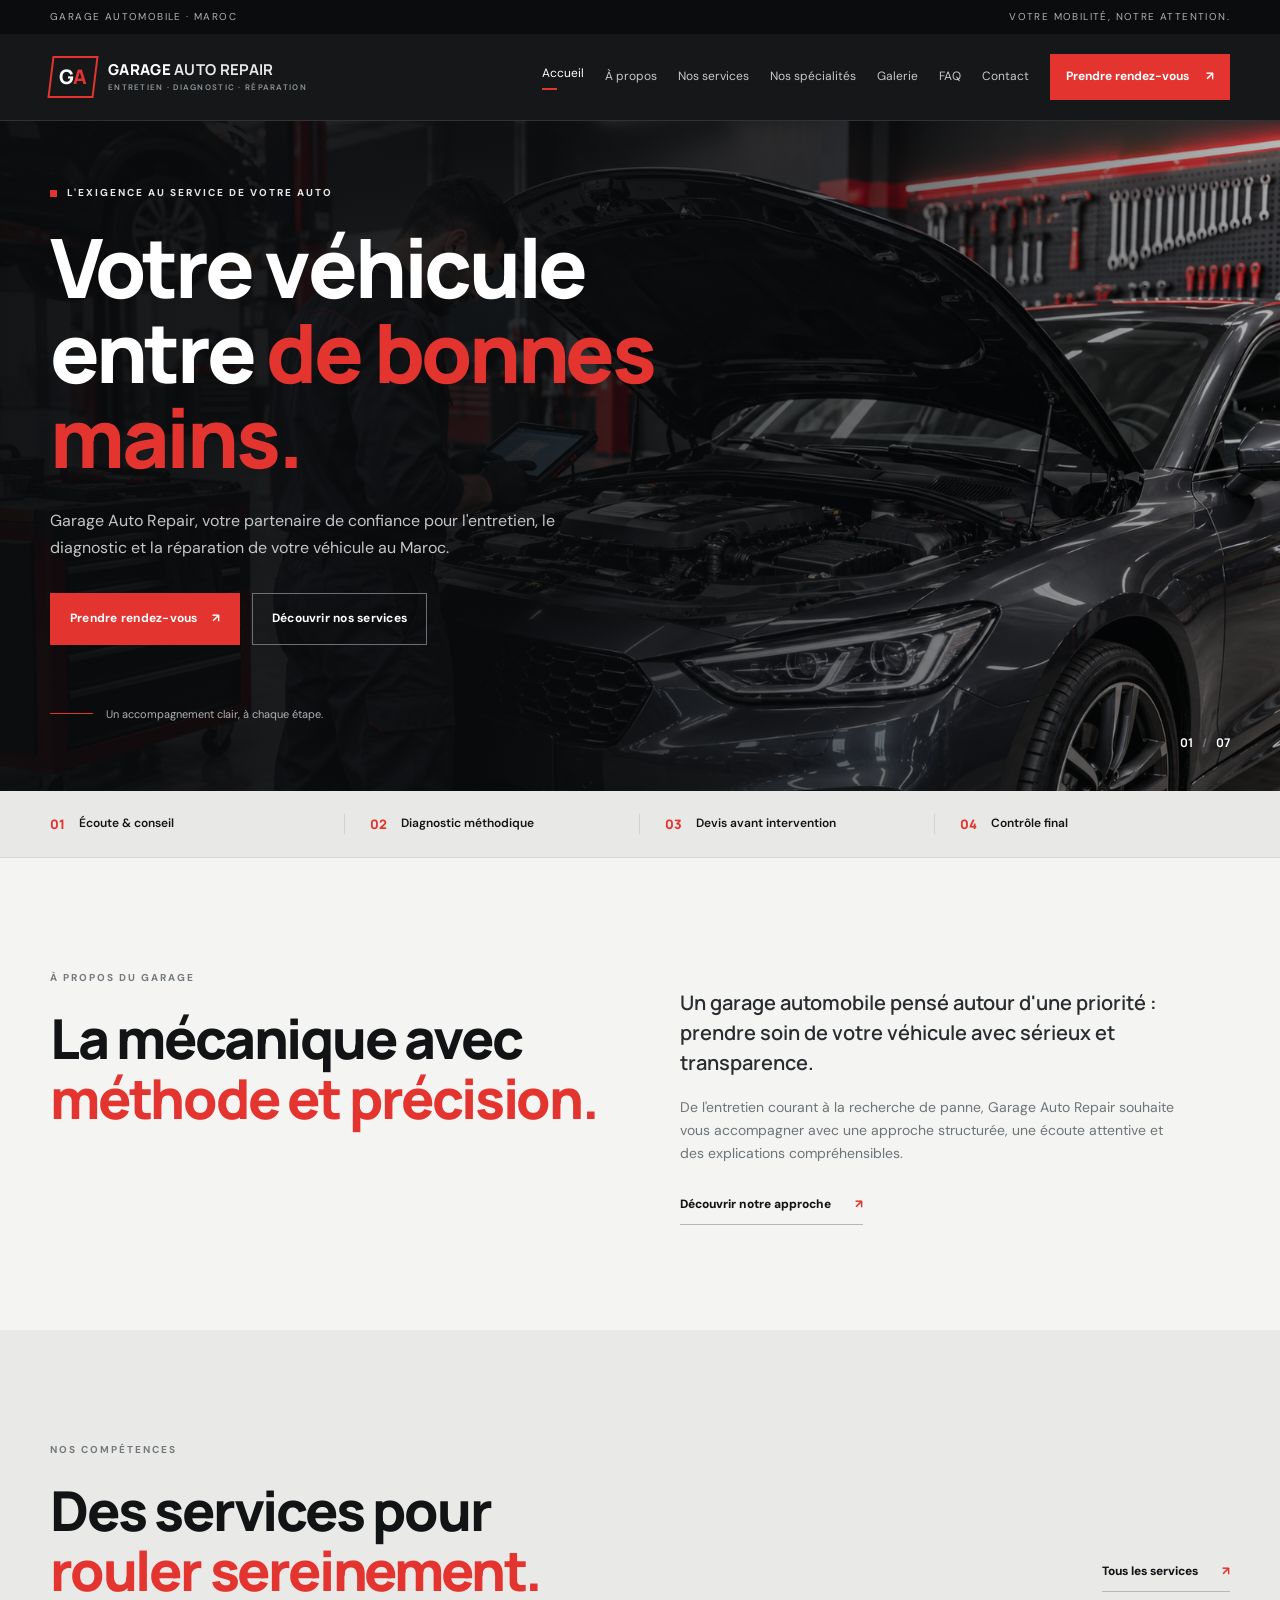
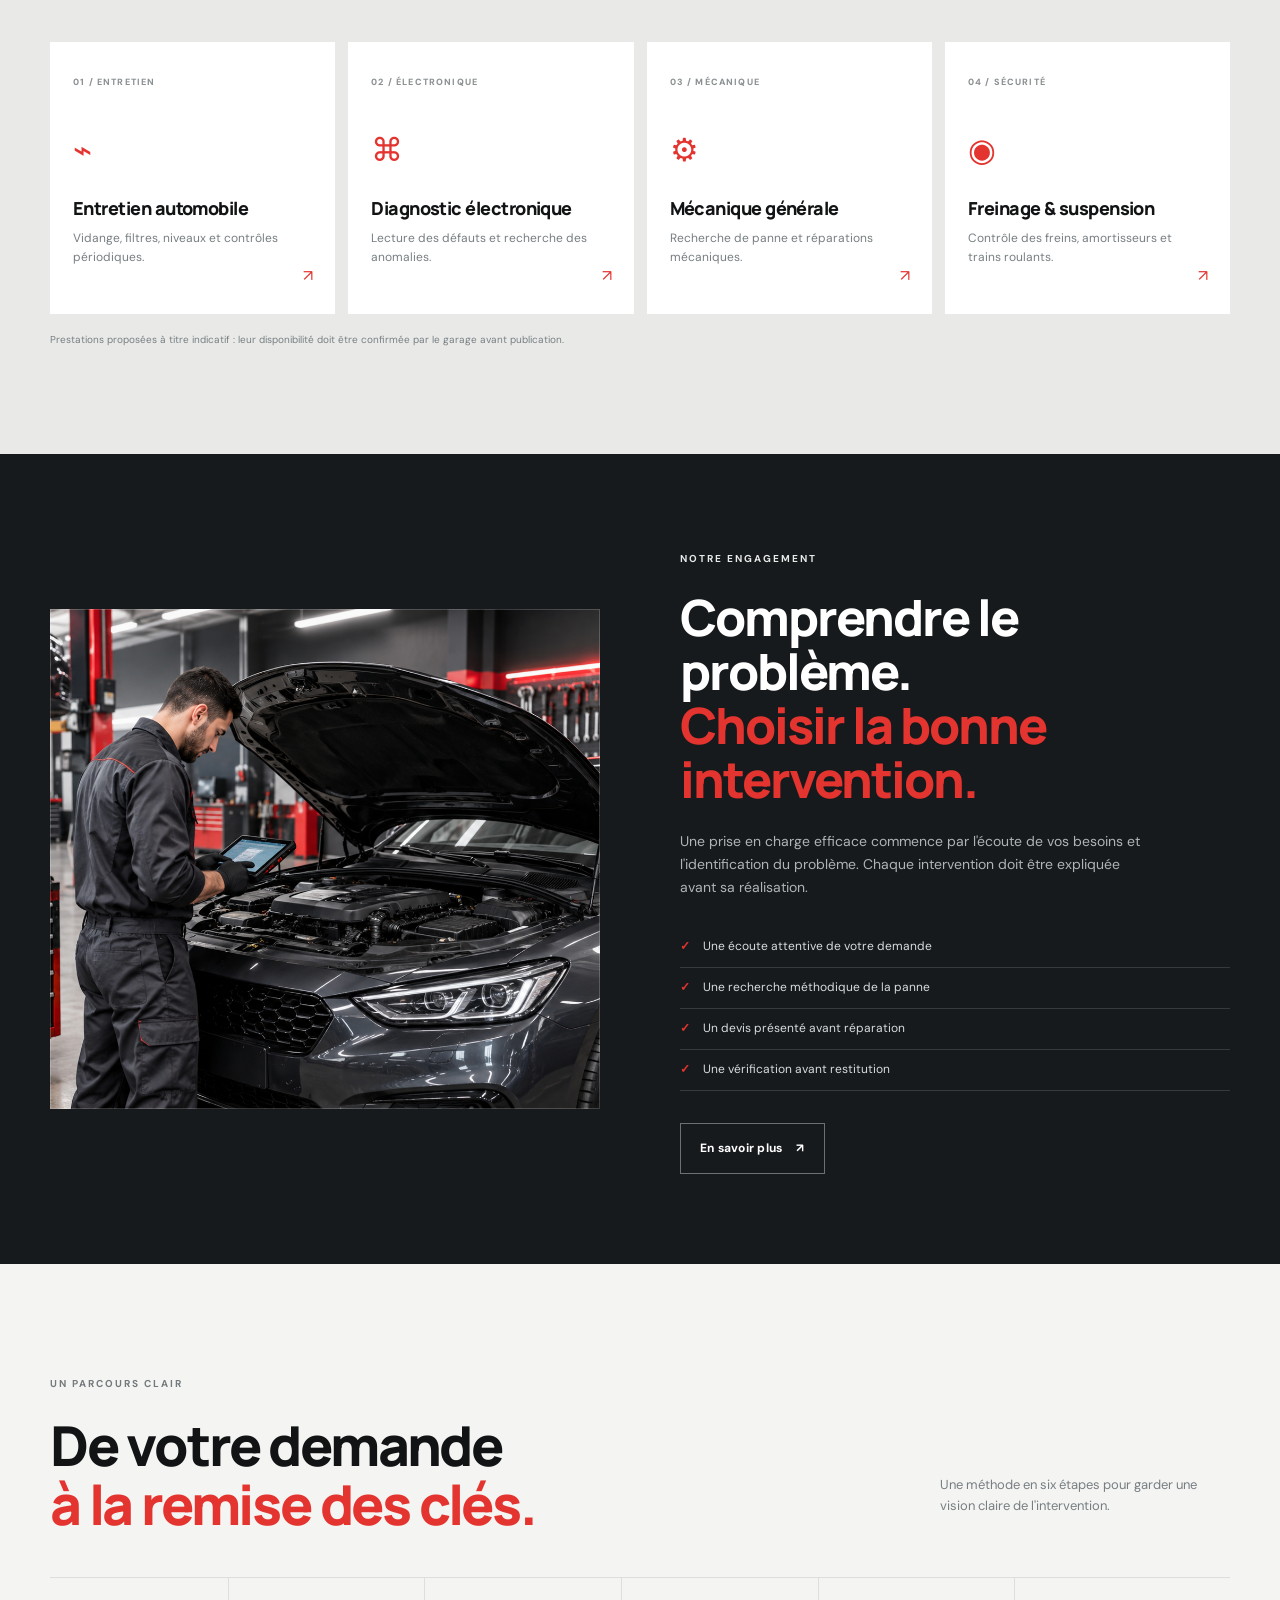
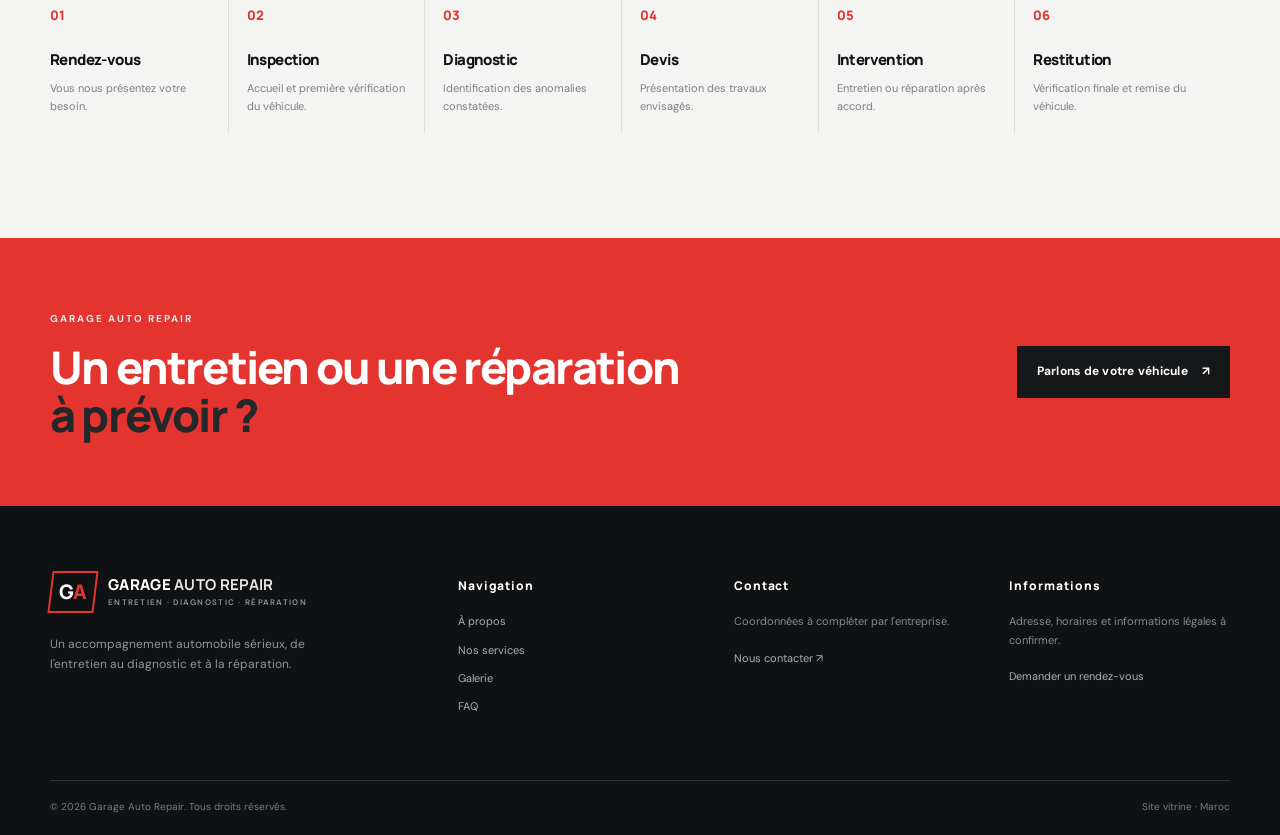
<file: index.html>
<!doctype html><html lang="fr"><head><meta charset="utf-8"><meta name="viewport" content="width=device-width,initial-scale=1"><meta name="description" content="Garage Auto Repair au Maroc : entretien, diagnostic et réparation automobile. Découvrez nos prestations et demandez un rendez-vous."><meta name="theme-color" content="#111315"><title>Garage Auto Repair | Votre véhicule entre de bonnes mains</title><link rel="preconnect" href="https://fonts.googleapis.com"><link href="https://fonts.googleapis.com/css2?family=DM+Sans:wght@400;500;600;700&family=Manrope:wght@400;500;600;700;800&display=swap" rel="stylesheet"><link rel="stylesheet" href="css/style.css"><link rel="stylesheet" href="css/responsive.css"></head><body><div id="site-header"></div><main>
<section class="hero"><div class="hero-bg"></div><div class="container hero-content"><span class="eyebrow"><i></i> L'EXIGENCE AU SERVICE DE VOTRE AUTO</span><h1>Votre véhicule<br>entre <em>de bonnes mains.</em></h1><p>Garage Auto Repair, votre partenaire de confiance pour l'entretien, le diagnostic et la réparation de votre véhicule au Maroc.</p><div class="hero-actions"><a class="btn btn-red" href="pages/contact.html">Prendre rendez-vous <span>↗</span></a><a class="btn btn-outline" href="pages/services.html">Découvrir nos services</a></div><div class="hero-note"><span class="note-line"></span><span>Un accompagnement clair, à chaque étape.</span></div></div><div class="hero-index">01 <span>/</span> 07</div></section>
<section class="trust-strip"><div class="container trust-grid"><div><b>01</b><span>Écoute & conseil</span></div><div><b>02</b><span>Diagnostic méthodique</span></div><div><b>03</b><span>Devis avant intervention</span></div><div><b>04</b><span>Contrôle final</span></div></div></section>
<section class="section intro-section"><div class="container split"><div><span class="eyebrow dark">À PROPOS DU GARAGE</span><h2>La mécanique avec<br><em>méthode et précision.</em></h2></div><div class="intro-copy"><p class="lead">Un garage automobile pensé autour d'une priorité : prendre soin de votre véhicule avec sérieux et transparence.</p><p>De l'entretien courant à la recherche de panne, Garage Auto Repair souhaite vous accompagner avec une approche structurée, une écoute attentive et des explications compréhensibles.</p><a class="text-link" href="pages/about.html">Découvrir notre approche <span>↗</span></a></div></div></section>
<section class="section services-section"><div class="container"><div class="section-head"><div><span class="eyebrow dark">NOS COMPÉTENCES</span><h2>Des services pour<br><em>rouler sereinement.</em></h2></div><a class="text-link" href="pages/services.html">Tous les services <span>↗</span></a></div><div class="service-grid"><a class="service-card" href="pages/services.html#entretien"><span class="service-number">01 / ENTRETIEN</span><div class="service-icon">⌁</div><h3>Entretien automobile</h3><p>Vidange, filtres, niveaux et contrôles périodiques.</p><span class="card-arrow">↗</span></a><a class="service-card" href="pages/services.html#diagnostic"><span class="service-number">02 / ÉLECTRONIQUE</span><div class="service-icon">⌘</div><h3>Diagnostic électronique</h3><p>Lecture des défauts et recherche des anomalies.</p><span class="card-arrow">↗</span></a><a class="service-card" href="pages/services.html#mecanique"><span class="service-number">03 / MÉCANIQUE</span><div class="service-icon">⚙</div><h3>Mécanique générale</h3><p>Recherche de panne et réparations mécaniques.</p><span class="card-arrow">↗</span></a><a class="service-card" href="pages/services.html#freinage"><span class="service-number">04 / SÉCURITÉ</span><div class="service-icon">◉</div><h3>Freinage & suspension</h3><p>Contrôle des freins, amortisseurs et trains roulants.</p><span class="card-arrow">↗</span></a></div><p class="small-note">Prestations proposées à titre indicatif : leur disponibilité doit être confirmée par le garage avant publication.</p></div></section>
<section class="feature-band"><div class="container feature-layout"><div class="feature-image"><img src="assets/images/atelier-diagnostic.png" alt="Mécanicien réalisant un diagnostic sur un véhicule dans un atelier moderne"></div><div class="feature-copy"><span class="eyebrow">NOTRE ENGAGEMENT</span><h2>Comprendre le problème.<br><em>Choisir la bonne intervention.</em></h2><p>Une prise en charge efficace commence par l'écoute de vos besoins et l'identification du problème. Chaque intervention doit être expliquée avant sa réalisation.</p><ul class="check-list"><li>Une écoute attentive de votre demande</li><li>Une recherche méthodique de la panne</li><li>Un devis présenté avant réparation</li><li>Une vérification avant restitution</li></ul><a class="btn btn-outline light" href="pages/about.html">En savoir plus <span>↗</span></a></div></div></section>
<section class="section process-section"><div class="container"><div class="section-head"><div><span class="eyebrow dark">UN PARCOURS CLAIR</span><h2>De votre demande<br><em>à la remise des clés.</em></h2></div><p>Une méthode en six étapes pour garder une vision claire de l'intervention.</p></div><div class="process-grid"><div><b>01</b><h3>Rendez-vous</h3><p>Vous nous présentez votre besoin.</p></div><div><b>02</b><h3>Inspection</h3><p>Accueil et première vérification du véhicule.</p></div><div><b>03</b><h3>Diagnostic</h3><p>Identification des anomalies constatées.</p></div><div><b>04</b><h3>Devis</h3><p>Présentation des travaux envisagés.</p></div><div><b>05</b><h3>Intervention</h3><p>Entretien ou réparation après accord.</p></div><div><b>06</b><h3>Restitution</h3><p>Vérification finale et remise du véhicule.</p></div></div></div></section>
<section class="cta-section"><div class="container cta-inner"><div><span class="eyebrow">GARAGE AUTO REPAIR</span><h2>Un entretien ou une réparation<br><em>à prévoir ?</em></h2></div><a class="btn btn-red" href="pages/contact.html">Parlons de votre véhicule <span>↗</span></a></div></section>
</main><div id="site-footer"></div><script src="js/config.js"></script><script src="js/main.js"></script></body></html>
</file>
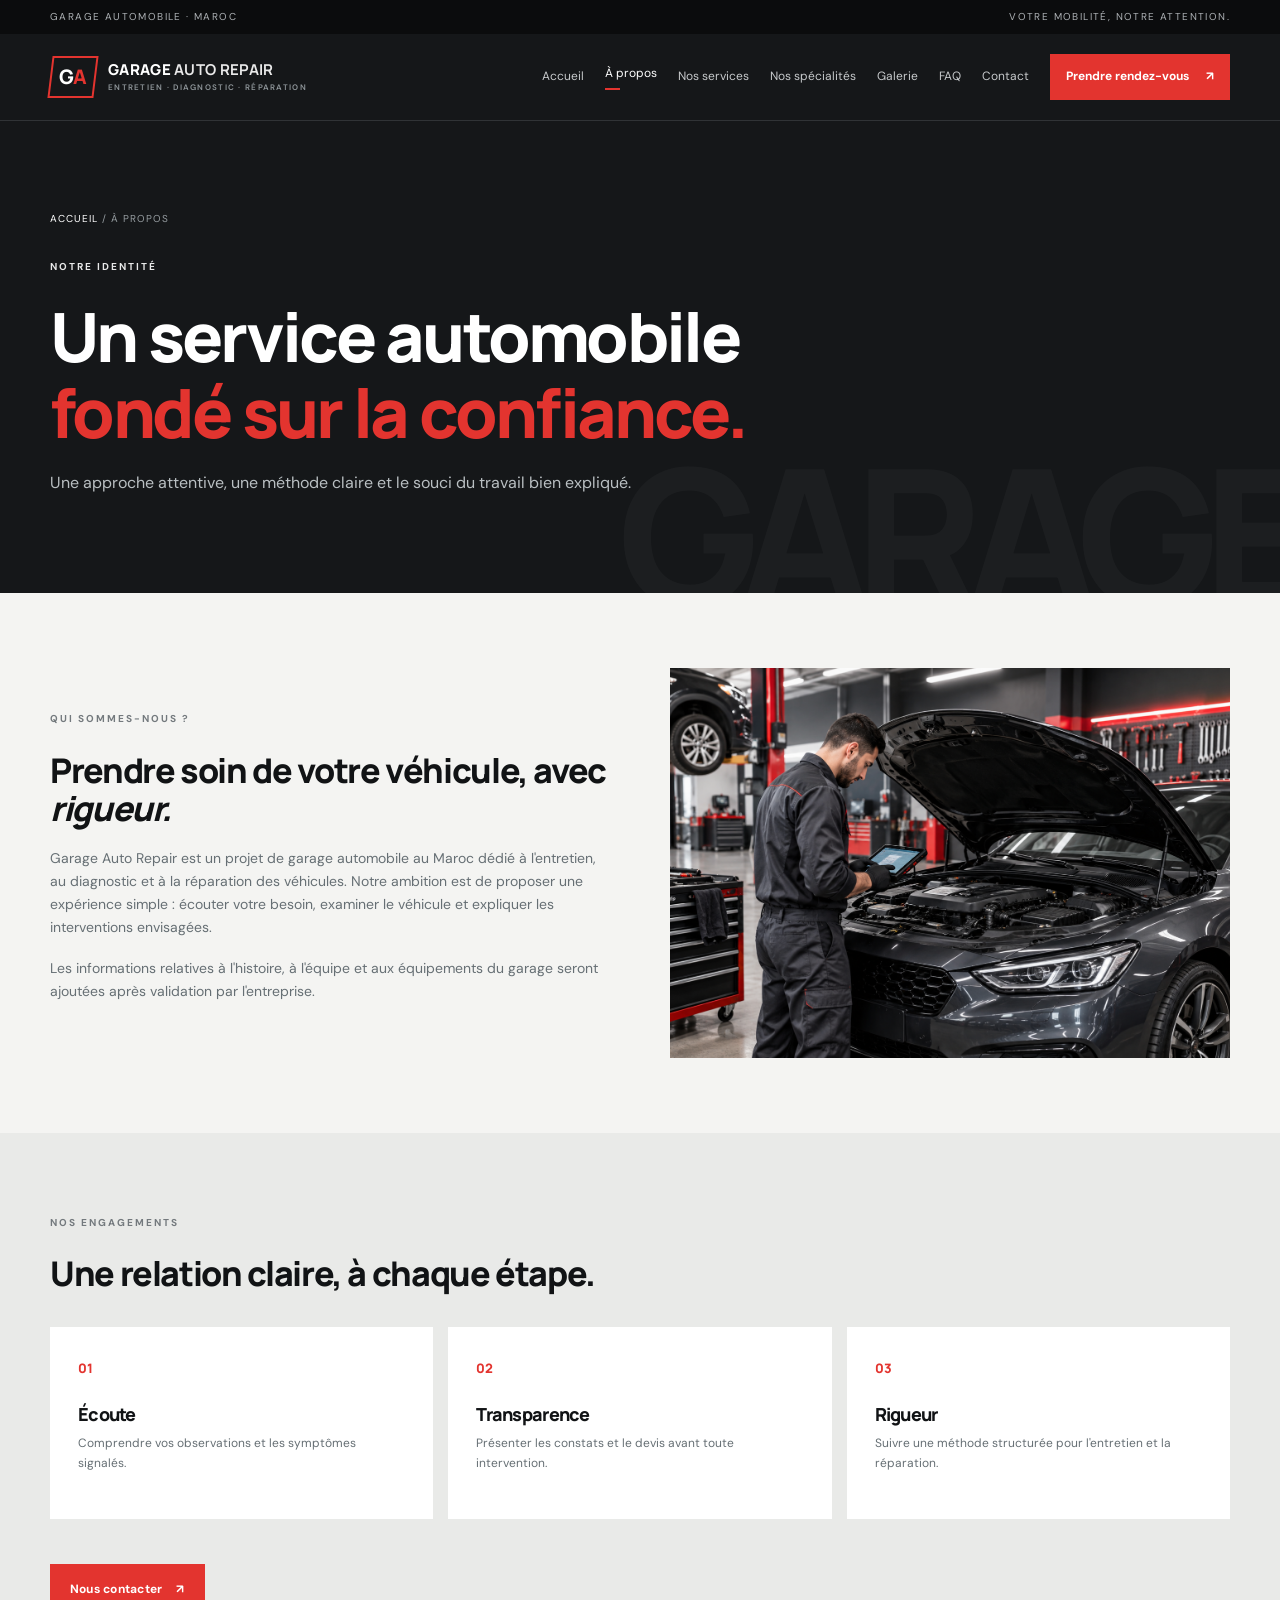
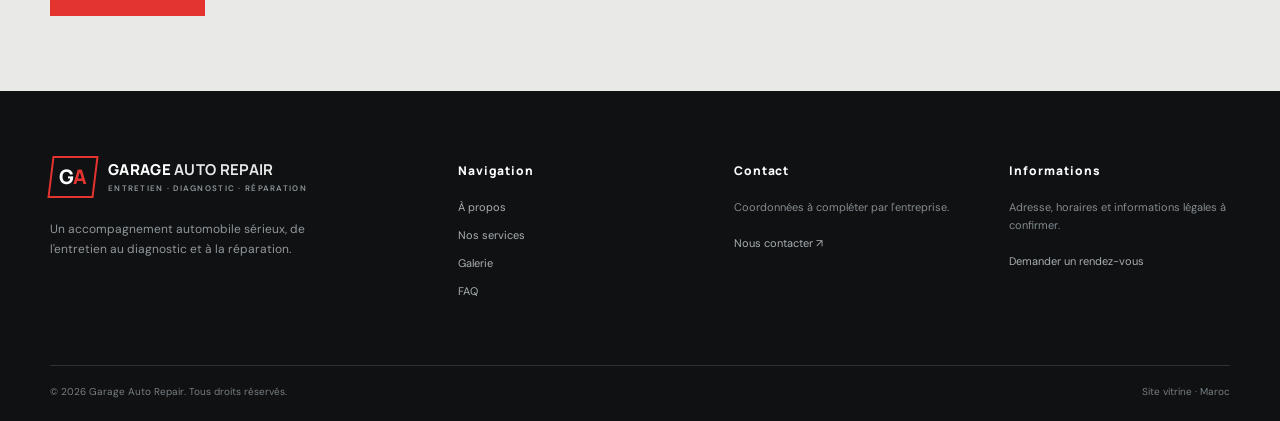
<file: pages/about.html>
<!doctype html><html lang="fr"><head><meta charset="utf-8"><meta name="viewport" content="width=device-width,initial-scale=1"><meta name="description" content="Découvrez l'approche et les engagements de Garage Auto Repair au Maroc."><title>À propos | Garage Auto Repair</title><link href="https://fonts.googleapis.com/css2?family=DM+Sans:wght@400;500;600;700&family=Manrope:wght@400;600;700;800&display=swap" rel="stylesheet"><link rel="stylesheet" href="../css/style.css"><link rel="stylesheet" href="../css/responsive.css"></head><body><div id="site-header"></div><main><section class="page-hero"><div class="container"><div class="breadcrumb"><a href="../index.html">ACCUEIL</a> / À PROPOS</div><span class="eyebrow">NOTRE IDENTITÉ</span><h1>Un service automobile<br><em>fondé sur la confiance.</em></h1><p>Une approche attentive, une méthode claire et le souci du travail bien expliqué.</p></div></section><section class="content-section"><div class="container content-two"><div><span class="eyebrow dark">QUI SOMMES-NOUS ?</span><h2>Prendre soin de votre véhicule, avec <em>rigueur.</em></h2><p>Garage Auto Repair est un projet de garage automobile au Maroc dédié à l'entretien, au diagnostic et à la réparation des véhicules. Notre ambition est de proposer une expérience simple : écouter votre besoin, examiner le véhicule et expliquer les interventions envisagées.</p><p>Les informations relatives à l'histoire, à l'équipe et aux équipements du garage seront ajoutées après validation par l'entreprise.</p></div><div class="content-image"><img src="../assets/images/atelier-diagnostic.png" alt="Atelier automobile et mécanicien au travail"></div></div></section><section class="content-section" style="background:#e9eae8"><div class="container"><span class="eyebrow dark">NOS ENGAGEMENTS</span><h2>Une relation claire, à chaque étape.</h2><div class="value-grid"><article class="value-card"><b>01</b><h3>Écoute</h3><p>Comprendre vos observations et les symptômes signalés.</p></article><article class="value-card"><b>02</b><h3>Transparence</h3><p>Présenter les constats et le devis avant toute intervention.</p></article><article class="value-card"><b>03</b><h3>Rigueur</h3><p>Suivre une méthode structurée pour l'entretien et la réparation.</p></article></div><a class="btn btn-red page-cta" href="contact.html">Nous contacter <span>↗</span></a></div></section></main><div id="site-footer"></div><script src="../js/config.js"></script><script src="../js/main.js"></script></body></html>
</file>
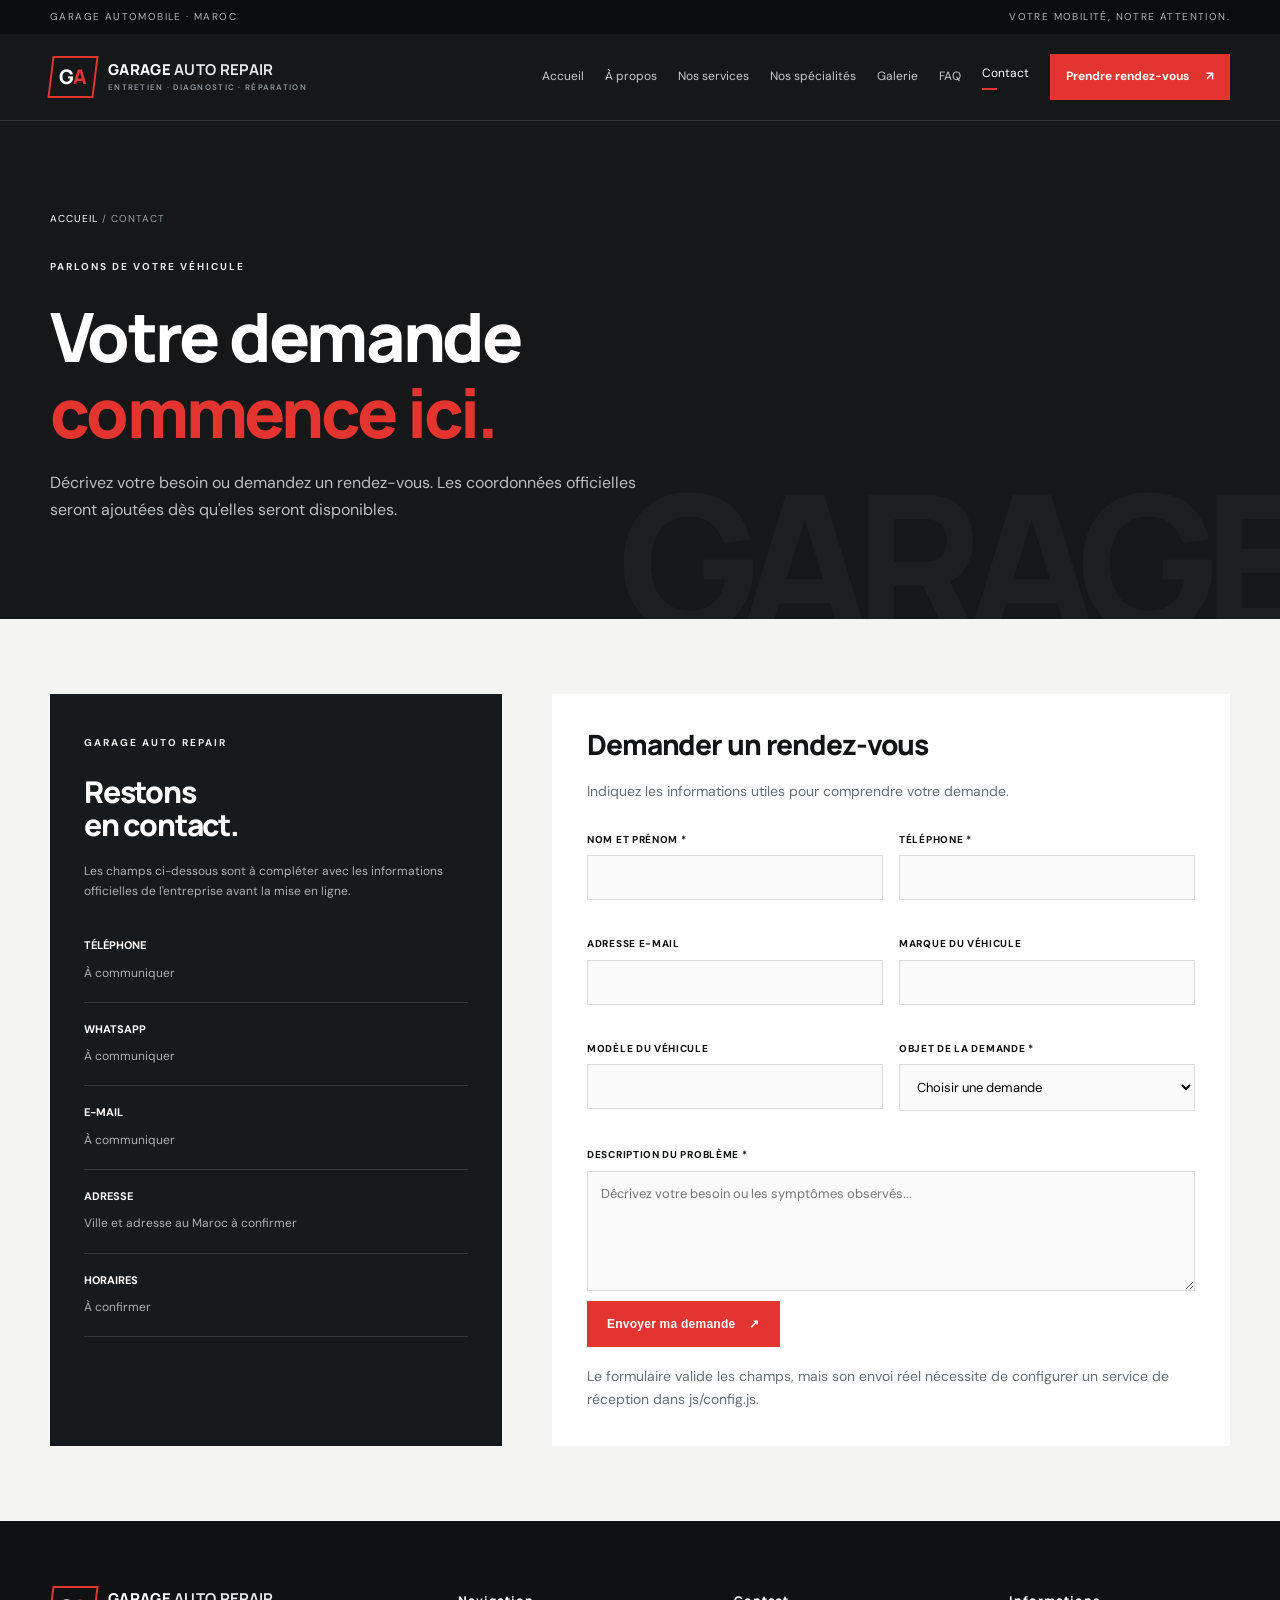
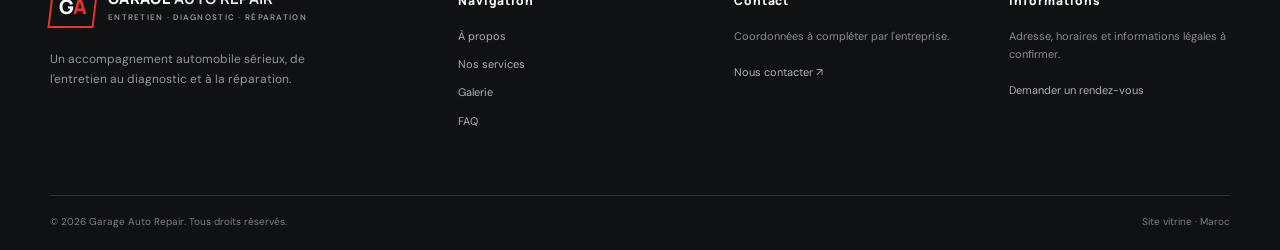
<file: pages/contact.html>
<!doctype html><html lang="fr"><head><meta charset="utf-8"><meta name="viewport" content="width=device-width,initial-scale=1"><meta name="description" content="Contactez Garage Auto Repair pour une demande de renseignement, de devis ou de rendez-vous."><title>Contact & rendez-vous | Garage Auto Repair</title><link href="https://fonts.googleapis.com/css2?family=DM+Sans:wght@400;500;600;700&family=Manrope:wght@400;600;700;800&display=swap" rel="stylesheet"><link rel="stylesheet" href="../css/style.css"><link rel="stylesheet" href="../css/responsive.css"></head><body><div id="site-header"></div><main><section class="page-hero"><div class="container"><div class="breadcrumb"><a href="../index.html">ACCUEIL</a> / CONTACT</div><span class="eyebrow">PARLONS DE VOTRE VÉHICULE</span><h1>Votre demande<br><em>commence ici.</em></h1><p>Décrivez votre besoin ou demandez un rendez-vous. Les coordonnées officielles seront ajoutées dès qu'elles seront disponibles.</p></div></section><section class="content-section"><div class="container contact-grid"><aside class="contact-info"><span class="eyebrow">GARAGE AUTO REPAIR</span><h2>Restons<br>en contact.</h2><p>Les champs ci-dessous sont à compléter avec les informations officielles de l'entreprise avant la mise en ligne.</p><div class="contact-line"><b>TÉLÉPHONE</b><span>À communiquer</span></div><div class="contact-line"><b>WHATSAPP</b><span>À communiquer</span></div><div class="contact-line"><b>E-MAIL</b><span>À communiquer</span></div><div class="contact-line"><b>ADRESSE</b><span>Ville et adresse au Maroc à confirmer</span></div><div class="contact-line"><b>HORAIRES</b><span>À confirmer</span></div></aside><form class="contact-form" data-contact-form><h2>Demander un rendez-vous</h2><p>Indiquez les informations utiles pour comprendre votre demande.</p><div class="form-grid"><div class="field"><label for="name">NOM ET PRÉNOM *</label><input id="name" name="name" autocomplete="name" required></div><div class="field"><label for="phone">TÉLÉPHONE *</label><input id="phone" name="phone" type="tel" autocomplete="tel" required></div><div class="field"><label for="email">ADRESSE E-MAIL</label><input id="email" name="email" type="email" autocomplete="email"></div><div class="field"><label for="brand">MARQUE DU VÉHICULE</label><input id="brand" name="brand"></div><div class="field"><label for="model">MODÈLE DU VÉHICULE</label><input id="model" name="model"></div><div class="field"><label for="subject">OBJET DE LA DEMANDE *</label><select id="subject" name="subject" required><option value="">Choisir une demande</option><option>Entretien automobile</option><option>Diagnostic électronique</option><option>Mécanique générale</option><option>Freinage / suspension</option><option>Autre demande</option></select></div><div class="field full"><label for="message">DESCRIPTION DU PROBLÈME *</label><textarea id="message" name="message" required placeholder="Décrivez votre besoin ou les symptômes observés..."></textarea></div></div><button class="btn btn-red" type="submit">Envoyer ma demande <span>↗</span></button><p class="form-status" role="status" aria-live="polite"></p><p class="small-note">Le formulaire valide les champs, mais son envoi réel nécessite de configurer un service de réception dans js/config.js.</p></form></div></section></main><div id="site-footer"></div><script src="../js/config.js"></script><script src="../js/main.js"></script></body></html>
</file>
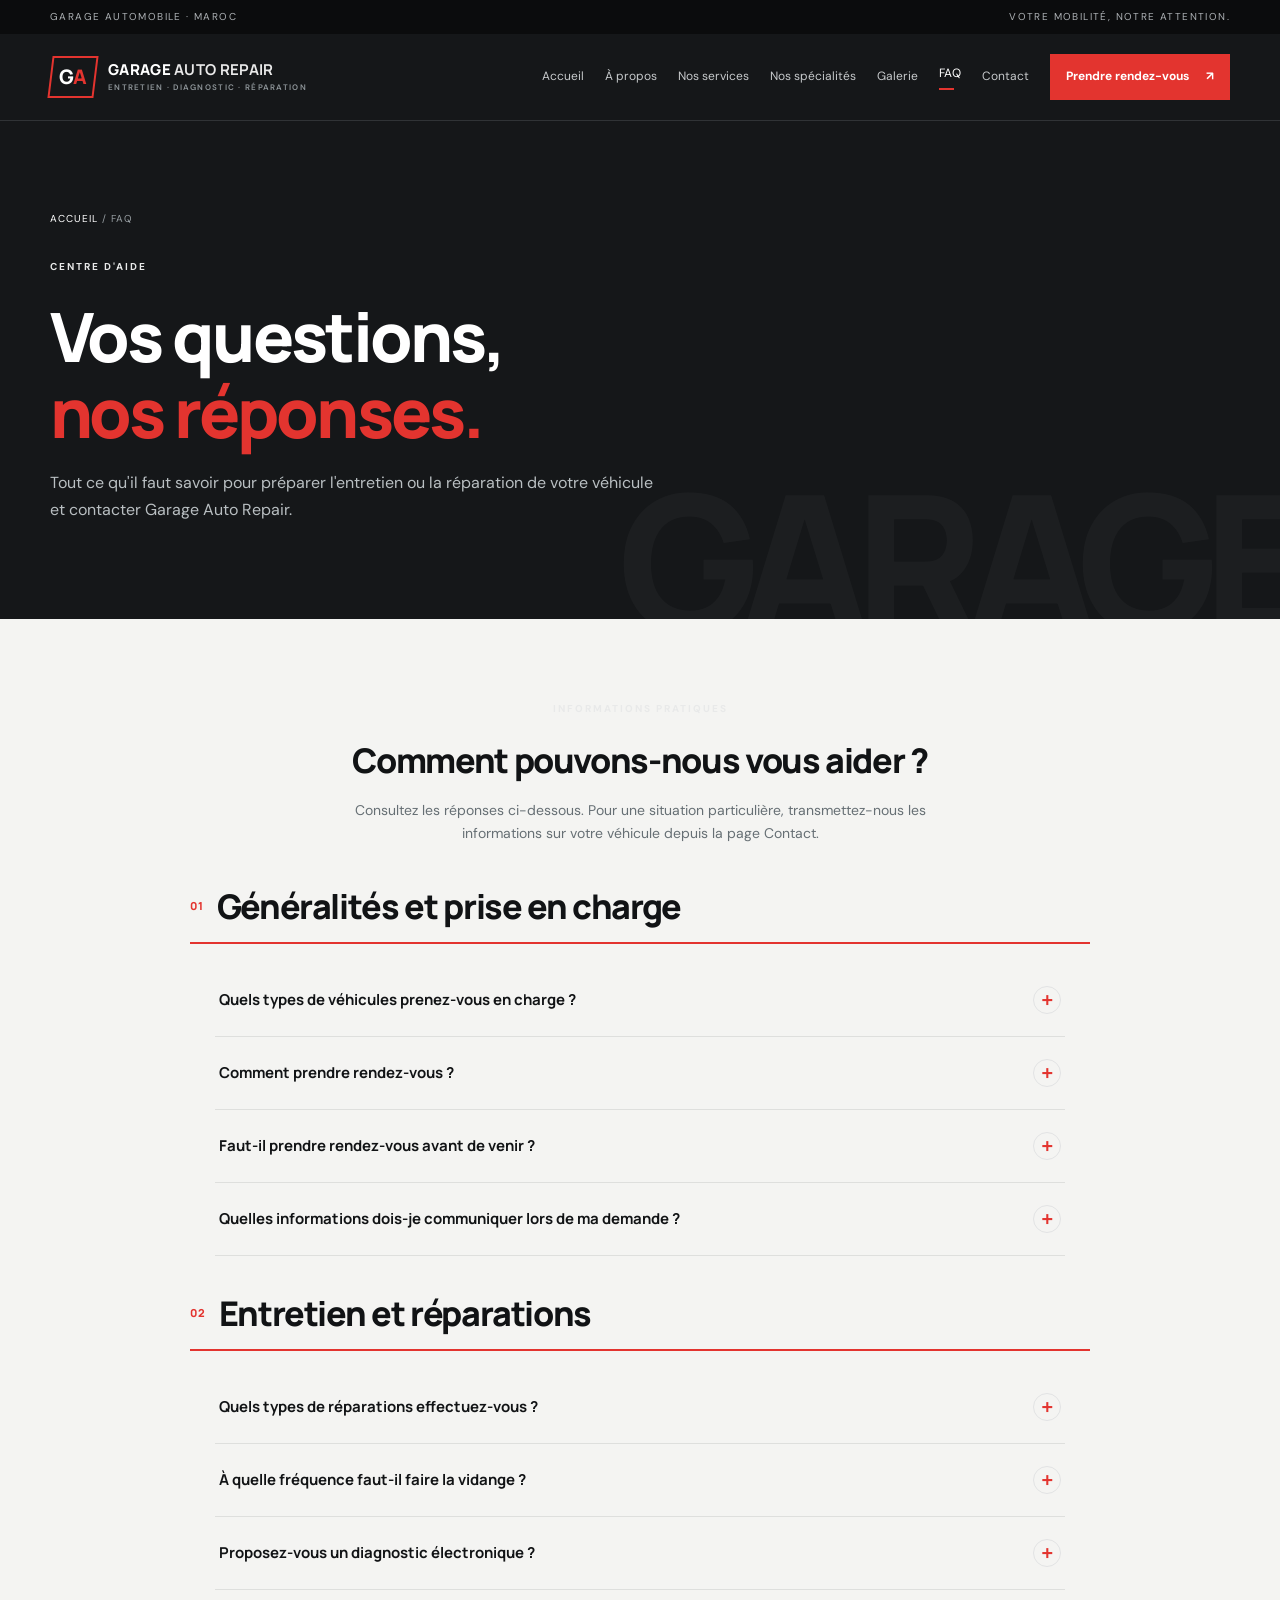
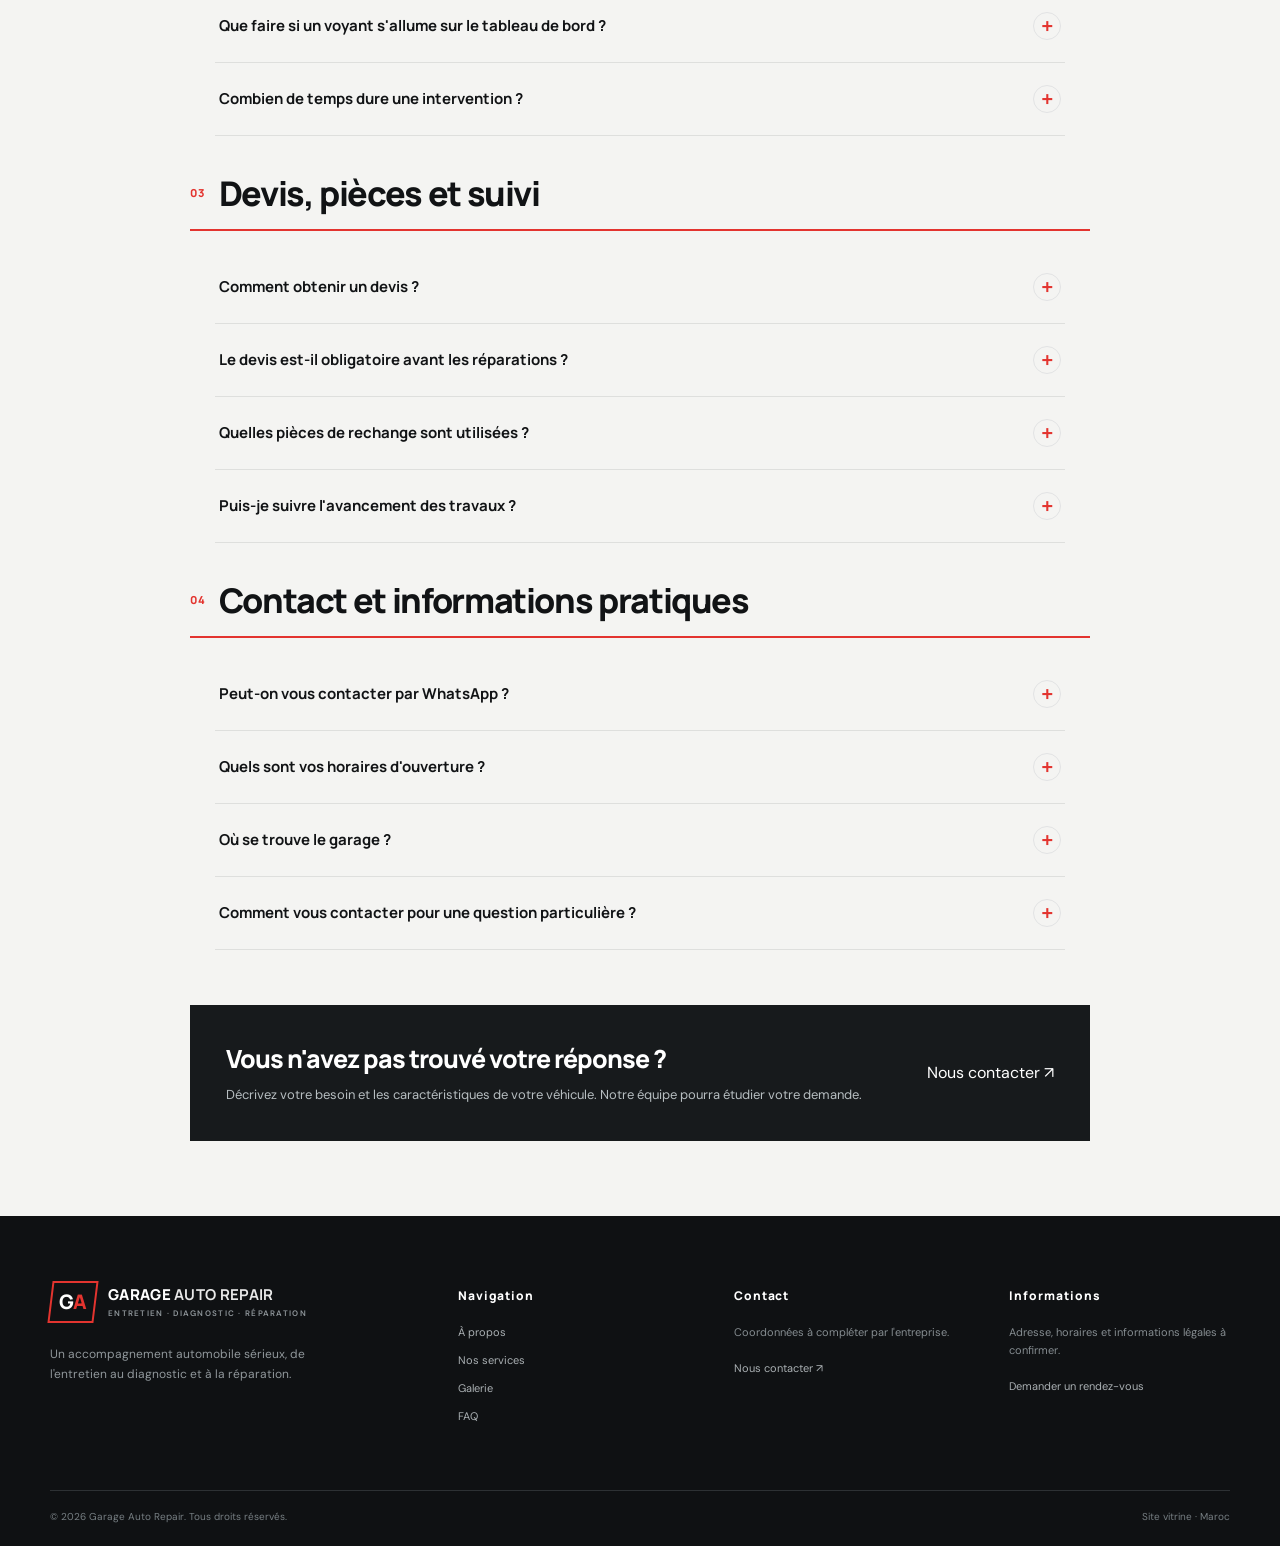
<file: pages/faq.html>
<!doctype html>
<html lang="fr">
<head>
  <meta charset="utf-8">
  <meta name="viewport" content="width=device-width, initial-scale=1">
  <meta name="description" content="Retrouvez les réponses aux questions fréquentes sur l'entretien, le diagnostic, les réparations et les rendez-vous chez Garage Auto Repair au Maroc.">
  <meta name="theme-color" content="#151719">
  <title>Questions fréquentes | Garage Auto Repair</title>
  <link rel="preconnect" href="https://fonts.googleapis.com">
  <link rel="preconnect" href="https://fonts.gstatic.com" crossorigin>
  <link href="https://fonts.googleapis.com/css2?family=DM+Sans:wght@400;500;600;700&family=Manrope:wght@400;600;700;800&display=swap" rel="stylesheet">
  <link rel="stylesheet" href="../css/style.css">
  <link rel="stylesheet" href="../css/responsive.css">
  <style>
    .faq-intro{max-width:760px;margin:0 auto 38px;text-align:center}.faq-intro p{max-width:650px;margin:12px auto 0}
    .faq-groups{max-width:900px;margin:auto}.faq-group{margin:0 0 34px}.faq-group-title{font:800 19px Manrope;margin:0 0 12px;padding-bottom:13px;border-bottom:2px solid var(--red);display:flex;align-items:center;gap:12px}.faq-group-title span{font-size:11px;color:var(--red);letter-spacing:.12em}
    .faq-question{gap:20px;line-height:1.55}.faq-question span{flex:0 0 28px;width:28px;height:28px;border:1px solid #e2e3e4;border-radius:50%;display:grid;place-items:center;line-height:1;transition:.2s}.faq-item.open .faq-question span{background:var(--red);color:white;border-color:var(--red);transform:none}.faq-answer{line-height:1.8;padding:0 54px 22px 4px}.faq-answer a{color:var(--red);font-weight:700;text-decoration:underline}.faq-bottom{margin:55px auto 0;max-width:900px;background:#171a1c;color:white;padding:36px;display:flex;justify-content:space-between;align-items:center;gap:25px}.faq-bottom h2{font:800 25px Manrope;margin:0 0 8px}.faq-bottom p{color:#b7bec1;margin:0;font-size:13px}.faq-bottom .button{white-space:nowrap}
    @media(max-width:640px){.faq-bottom{padding:26px;display:block}.faq-bottom .button{display:inline-flex;margin-top:20px}.faq-question{font-size:14px}.faq-answer{padding-right:8px}}
  </style>
  <script type="application/ld+json">
  {"@context":"https://schema.org","@type":"FAQPage","mainEntity":[
    {"@type":"Question","name":"Quels types de véhicules prenez-vous en charge ?","acceptedAnswer":{"@type":"Answer","text":"La prise en charge dépend du type de véhicule, de sa motorisation et de l'intervention demandée. Contactez le garage pour confirmer la compatibilité."}},
    {"@type":"Question","name":"Comment prendre rendez-vous ?","acceptedAnswer":{"@type":"Answer","text":"Vous pouvez envoyer une demande depuis la page Contact. Le rendez-vous est à confirmer par le garage."}},
    {"@type":"Question","name":"Comment obtenir un devis ?","acceptedAnswer":{"@type":"Answer","text":"Décrivez votre véhicule et les symptômes constatés. Un devis pourra être préparé après les vérifications nécessaires."}},
    {"@type":"Question","name":"Combien de temps dure une réparation ?","acceptedAnswer":{"@type":"Answer","text":"Le délai dépend de la panne, du diagnostic, des travaux et de la disponibilité des pièces. Le garage pourra vous informer après évaluation."}}
  ]}
  </script>
</head>
<body>
  <div id="site-header"></div>
  <main>
    <section class="page-hero">
      <div class="container">
        <div class="breadcrumb"><a href="../index.html">ACCUEIL</a> / FAQ</div>
        <span class="eyebrow">CENTRE D'AIDE</span>
        <h1>Vos questions,<br><em>nos réponses.</em></h1>
        <p>Tout ce qu'il faut savoir pour préparer l'entretien ou la réparation de votre véhicule et contacter Garage Auto Repair.</p>
      </div>
    </section>
    <section class="content-section">
      <div class="container">
        <div class="faq-intro">
          <span class="eyebrow">INFORMATIONS PRATIQUES</span>
          <h2>Comment pouvons-nous vous aider ?</h2>
          <p>Consultez les réponses ci-dessous. Pour une situation particulière, transmettez-nous les informations sur votre véhicule depuis la page Contact.</p>
        </div>
        <div class="faq-groups">
          <section class="faq-group" aria-labelledby="faq-general">
            <h2 class="faq-group-title" id="faq-general"><span>01</span> Généralités et prise en charge</h2>
            <div class="faq-list">
              <div class="faq-item"><button class="faq-question" data-faq aria-expanded="false" aria-controls="faq-a1" id="faq-q1">Quels types de véhicules prenez-vous en charge ? <span aria-hidden="true">+</span></button><div class="faq-answer" id="faq-a1" role="region" aria-labelledby="faq-q1">Garage Auto Repair est présenté comme un garage automobile. Les véhicules pouvant être accueillis dépendent des équipements disponibles et de la nature de l'intervention. Pour vérifier la prise en charge de votre voiture, communiquez-nous sa marque, son modèle, son année et sa motorisation.</div></div>
              <div class="faq-item"><button class="faq-question" data-faq aria-expanded="false" aria-controls="faq-a2" id="faq-q2">Comment prendre rendez-vous ? <span aria-hidden="true">+</span></button><div class="faq-answer" id="faq-a2" role="region" aria-labelledby="faq-q2">Pour demander un rendez-vous, rendez-vous sur la page <a href="contact.html">Contact</a> et remplissez le formulaire avec votre nom, vos coordonnées, les informations du véhicule et le motif de votre visite. Le garage devra ensuite vous recontacter pour confirmer la date et l'heure du rendez-vous.</div></div>
              <div class="faq-item"><button class="faq-question" data-faq aria-expanded="false" aria-controls="faq-a3" id="faq-q3">Faut-il prendre rendez-vous avant de venir ? <span aria-hidden="true">+</span></button><div class="faq-answer" id="faq-a3" role="region" aria-labelledby="faq-q3">Oui, il est recommandé de contacter le garage avant de vous déplacer. Cela permet de présenter votre problème, de vérifier les disponibilités de l'atelier et de savoir si une prise en charge est possible le jour même. L'accueil sans rendez-vous dépendra de la disponibilité du garage.</div></div>
              <div class="faq-item"><button class="faq-question" data-faq aria-expanded="false" aria-controls="faq-a4" id="faq-q4">Quelles informations dois-je communiquer lors de ma demande ? <span aria-hidden="true">+</span></button><div class="faq-answer" id="faq-a4" role="region" aria-labelledby="faq-q4">Pour faciliter l'étude de votre demande, indiquez la marque, le modèle, l'année et, si possible, la motorisation du véhicule. Décrivez précisément les symptômes observés : bruit inhabituel, voyant allumé, perte de puissance, difficulté au démarrage ou problème de freinage. Précisez également depuis quand le problème est apparu.</div></div>
            </div>
          </section>
          <section class="faq-group" aria-labelledby="faq-services">
            <h2 class="faq-group-title" id="faq-services"><span>02</span> Entretien et réparations</h2>
            <div class="faq-list">
              <div class="faq-item"><button class="faq-question" data-faq aria-expanded="false" aria-controls="faq-a5" id="faq-q5">Quels types de réparations effectuez-vous ? <span aria-hidden="true">+</span></button><div class="faq-answer" id="faq-a5" role="region" aria-labelledby="faq-q5">Les prestations envisagées comprennent l'entretien courant (vidange et filtres), le diagnostic électronique, la mécanique générale, le contrôle du freinage, la suspension et la direction, la climatisation ainsi que certains travaux sur la batterie et le système électrique. La disponibilité de chaque intervention doit être confirmée par le garage selon le véhicule concerné.</div></div>
              <div class="faq-item"><button class="faq-question" data-faq aria-expanded="false" aria-controls="faq-a6" id="faq-q6">À quelle fréquence faut-il faire la vidange ? <span aria-hidden="true">+</span></button><div class="faq-answer" id="faq-a6" role="region" aria-labelledby="faq-q6">La fréquence de vidange varie selon le véhicule, son moteur, le type d'huile recommandé et les conditions de conduite. Le carnet d'entretien du constructeur indique généralement l'intervalle à respecter, en kilomètres ou en durée. En cas de doute, demandez conseil en communiquant les références de votre véhicule.</div></div>
              <div class="faq-item"><button class="faq-question" data-faq aria-expanded="false" aria-controls="faq-a7" id="faq-q7">Proposez-vous un diagnostic électronique ? <span aria-hidden="true">+</span></button><div class="faq-answer" id="faq-a7" role="region" aria-labelledby="faq-q7">Le diagnostic électronique permet notamment de lire les codes défauts enregistrés par les calculateurs et d'orienter la recherche d'une anomalie. Il aide à identifier une piste, mais certains problèmes nécessitent aussi des contrôles mécaniques complémentaires. Contactez le garage pour confirmer la disponibilité de ce service pour votre modèle.</div></div>
              <div class="faq-item"><button class="faq-question" data-faq aria-expanded="false" aria-controls="faq-a8" id="faq-q8">Que faire si un voyant s'allume sur le tableau de bord ? <span aria-hidden="true">+</span></button><div class="faq-answer" id="faq-a8" role="region" aria-labelledby="faq-q8">Un voyant peut signaler un simple rappel d'entretien ou un défaut nécessitant une intervention rapide. Consultez le manuel du véhicule pour connaître sa signification. Si le voyant est rouge, clignote ou s'accompagne d'une surchauffe, d'une fumée, d'un bruit important ou d'une perte de freinage, arrêtez-vous dès que possible en sécurité et demandez une assistance. Ne continuez pas à rouler si cela présente un risque.</div></div>
              <div class="faq-item"><button class="faq-question" data-faq aria-expanded="false" aria-controls="faq-a9" id="faq-q9">Combien de temps dure une intervention ? <span aria-hidden="true">+</span></button><div class="faq-answer" id="faq-a9" role="region" aria-labelledby="faq-q9">Il n'existe pas de durée identique pour toutes les interventions. Une opération d'entretien courant peut être plus rapide qu'une recherche de panne ou une réparation mécanique importante. Le délai dépend du diagnostic, de la complexité des travaux et de la disponibilité des pièces. Le garage pourra vous donner une estimation après avoir examiné le véhicule.</div></div>
            </div>
          </section>
          <section class="faq-group" aria-labelledby="faq-pricing">
            <h2 class="faq-group-title" id="faq-pricing"><span>03</span> Devis, pièces et suivi</h2>
            <div class="faq-list">
              <div class="faq-item"><button class="faq-question" data-faq aria-expanded="false" aria-controls="faq-a10" id="faq-q10">Comment obtenir un devis ? <span aria-hidden="true">+</span></button><div class="faq-answer" id="faq-a10" role="region" aria-labelledby="faq-q10">Pour demander un devis, transmettez la marque, le modèle, l'année du véhicule et une description du problème ou de l'intervention souhaitée via la page <a href="contact.html">Contact</a>. Si les informations ne suffisent pas à évaluer les travaux, un contrôle du véhicule pourra être nécessaire. Demandez au garage si ce diagnostic entraîne des frais avant de le réaliser.</div></div>
              <div class="faq-item"><button class="faq-question" data-faq aria-expanded="false" aria-controls="faq-a11" id="faq-q11">Le devis est-il obligatoire avant les réparations ? <span aria-hidden="true">+</span></button><div class="faq-answer" id="faq-a11" role="region" aria-labelledby="faq-q11">Avant de faire réaliser une réparation, demandez une explication claire des opérations prévues et de leur coût. Prenez le temps de vérifier le contenu du devis et de poser vos questions. Les modalités précises de validation et de facturation sont à confirmer directement auprès de Garage Auto Repair.</div></div>
              <div class="faq-item"><button class="faq-question" data-faq aria-expanded="false" aria-controls="faq-a12" id="faq-q12">Quelles pièces de rechange sont utilisées ? <span aria-hidden="true">+</span></button><div class="faq-answer" id="faq-a12" role="region" aria-labelledby="faq-q12">Le choix des pièces dépend de la marque, du modèle, de la motorisation et de la réparation à effectuer. Avant l'intervention, vous pouvez demander quelles références sont proposées et s'il s'agit de pièces d'origine ou de pièces compatibles provenant d'un équipementier. Leur disponibilité doit être vérifiée pour votre véhicule.</div></div>
              <div class="faq-item"><button class="faq-question" data-faq aria-expanded="false" aria-controls="faq-a13" id="faq-q13">Puis-je suivre l'avancement des travaux ? <span aria-hidden="true">+</span></button><div class="faq-answer" id="faq-a13" role="region" aria-labelledby="faq-q13">Au moment de déposer votre véhicule, demandez à votre interlocuteur comment vous serez informé de l'avancement des travaux et quel moyen de contact privilégier. Les modalités de suivi (appel, message ou autre) sont à convenir directement avec le garage.</div></div>
            </div>
          </section>
          <section class="faq-group" aria-labelledby="faq-contact">
            <h2 class="faq-group-title" id="faq-contact"><span>04</span> Contact et informations pratiques</h2>
            <div class="faq-list">
              <div class="faq-item"><button class="faq-question" data-faq aria-expanded="false" aria-controls="faq-a14" id="faq-q14">Peut-on vous contacter par WhatsApp ? <span aria-hidden="true">+</span></button><div class="faq-answer" id="faq-a14" role="region" aria-labelledby="faq-q14">Le numéro WhatsApp officiel du garage n'a pas encore été communiqué. Dès que l'entreprise aura confirmé le numéro à utiliser, un lien WhatsApp pourra être ajouté au site. En attendant, vous pouvez envoyer votre demande depuis la page <a href="contact.html">Contact</a>.</div></div>
              <div class="faq-item"><button class="faq-question" data-faq aria-expanded="false" aria-controls="faq-a15" id="faq-q15">Quels sont vos horaires d'ouverture ? <span aria-hidden="true">+</span></button><div class="faq-answer" id="faq-a15" role="region" aria-labelledby="faq-q15">Les horaires d'ouverture doivent encore être confirmés par l'entreprise. Nous vous conseillons de vérifier les horaires auprès du garage avant de vous déplacer. Les jours et heures d'accueil seront affichés ici dès qu'ils auront été communiqués.</div></div>
              <div class="faq-item"><button class="faq-question" data-faq aria-expanded="false" aria-controls="faq-a16" id="faq-q16">Où se trouve le garage ? <span aria-hidden="true">+</span></button><div class="faq-answer" id="faq-a16" role="region" aria-labelledby="faq-q16">La ville et l'adresse exacte du garage ne sont pas encore renseignées. Elles seront publiées sur la page <a href="contact.html">Contact</a> dès validation par l'entreprise. Une carte pourra également être intégrée pour faciliter votre itinéraire.</div></div>
              <div class="faq-item"><button class="faq-question" data-faq aria-expanded="false" aria-controls="faq-a17" id="faq-q17">Comment vous contacter pour une question particulière ? <span aria-hidden="true">+</span></button><div class="faq-answer" id="faq-a17" role="region" aria-labelledby="faq-q17">Pour toute question concernant votre véhicule ou une intervention, utilisez le <a href="contact.html">formulaire de contact</a>. Décrivez votre besoin et ajoutez les informations utiles sur votre voiture afin de faciliter le traitement de votre demande. Le téléphone et l'adresse e-mail seront ajoutés dès qu'ils auront été confirmés par l'entreprise.</div></div>
            </div>
          </section>
        </div>
        <div class="faq-bottom">
          <div><h2>Vous n'avez pas trouvé votre réponse ?</h2><p>Décrivez votre besoin et les caractéristiques de votre véhicule. Notre équipe pourra étudier votre demande.</p></div>
          <a class="button" href="contact.html">Nous contacter <span>↗</span></a>
        </div>
      </div>
    </section>
  </main>
  <div id="site-footer"></div>
  <script src="../js/config.js"></script>
  <script src="../js/main.js"></script>
</body>
</html>
</file>
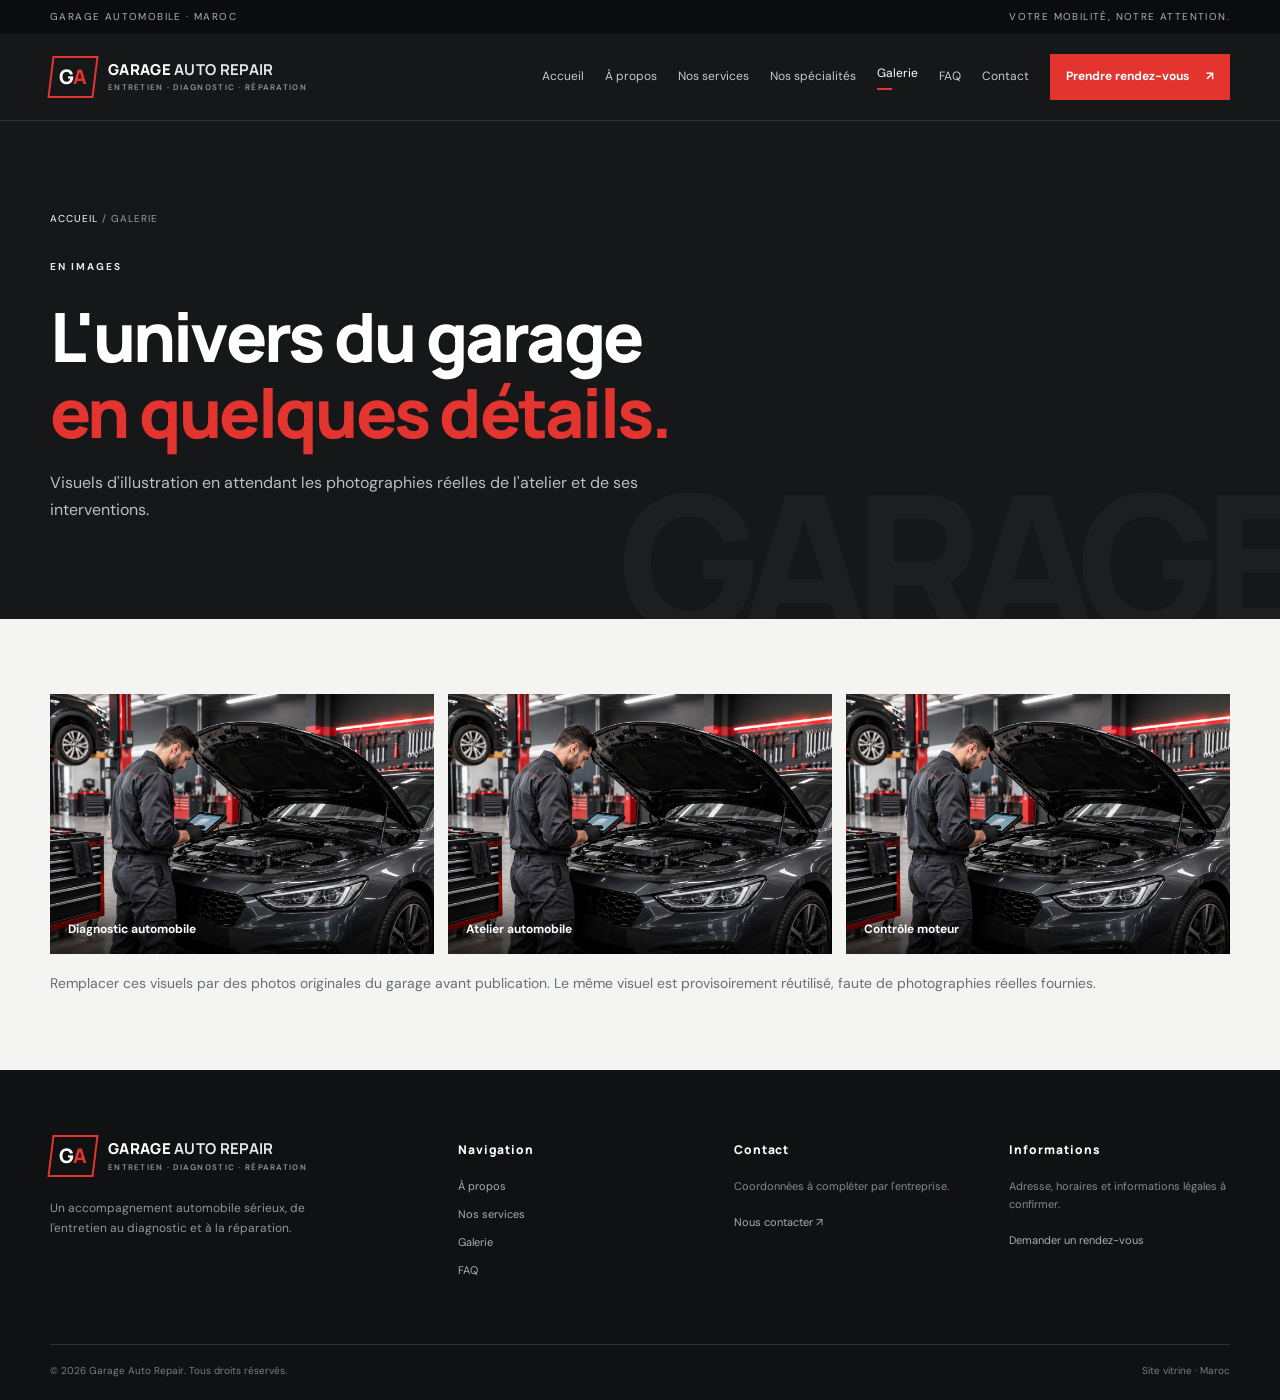
<file: pages/galerie.html>
<!doctype html><html lang="fr"><head><meta charset="utf-8"><meta name="viewport" content="width=device-width,initial-scale=1"><meta name="description" content="Galerie de l'univers automobile et des interventions de Garage Auto Repair."><title>Galerie | Garage Auto Repair</title><link href="https://fonts.googleapis.com/css2?family=DM+Sans:wght@400;500;600;700&family=Manrope:wght@400;600;700;800&display=swap" rel="stylesheet"><link rel="stylesheet" href="../css/style.css"><link rel="stylesheet" href="../css/responsive.css"></head><body><div id="site-header"></div><main><section class="page-hero"><div class="container"><div class="breadcrumb"><a href="../index.html">ACCUEIL</a> / GALERIE</div><span class="eyebrow">EN IMAGES</span><h1>L'univers du garage<br><em>en quelques détails.</em></h1><p>Visuels d'illustration en attendant les photographies réelles de l'atelier et de ses interventions.</p></div></section><section class="content-section"><div class="container"><div class="gallery-grid"><div class="gallery-item"><img data-lightbox src="../assets/images/atelier-diagnostic.png" alt="Mécanicien effectuant un diagnostic automobile"><span>Diagnostic automobile</span></div><div class="gallery-item"><img data-lightbox src="../assets/images/atelier-diagnostic.png" alt="Vue d'un véhicule dans un atelier moderne"><span>Atelier automobile</span></div><div class="gallery-item"><img data-lightbox src="../assets/images/atelier-diagnostic.png" alt="Contrôle du moteur d'un véhicule"><span>Contrôle moteur</span></div></div><p class="small-note">Remplacer ces visuels par des photos originales du garage avant publication. Le même visuel est provisoirement réutilisé, faute de photographies réelles fournies.</p></div></section></main><div id="site-footer"></div><script src="../js/config.js"></script><script src="../js/main.js"></script></body></html>
</file>
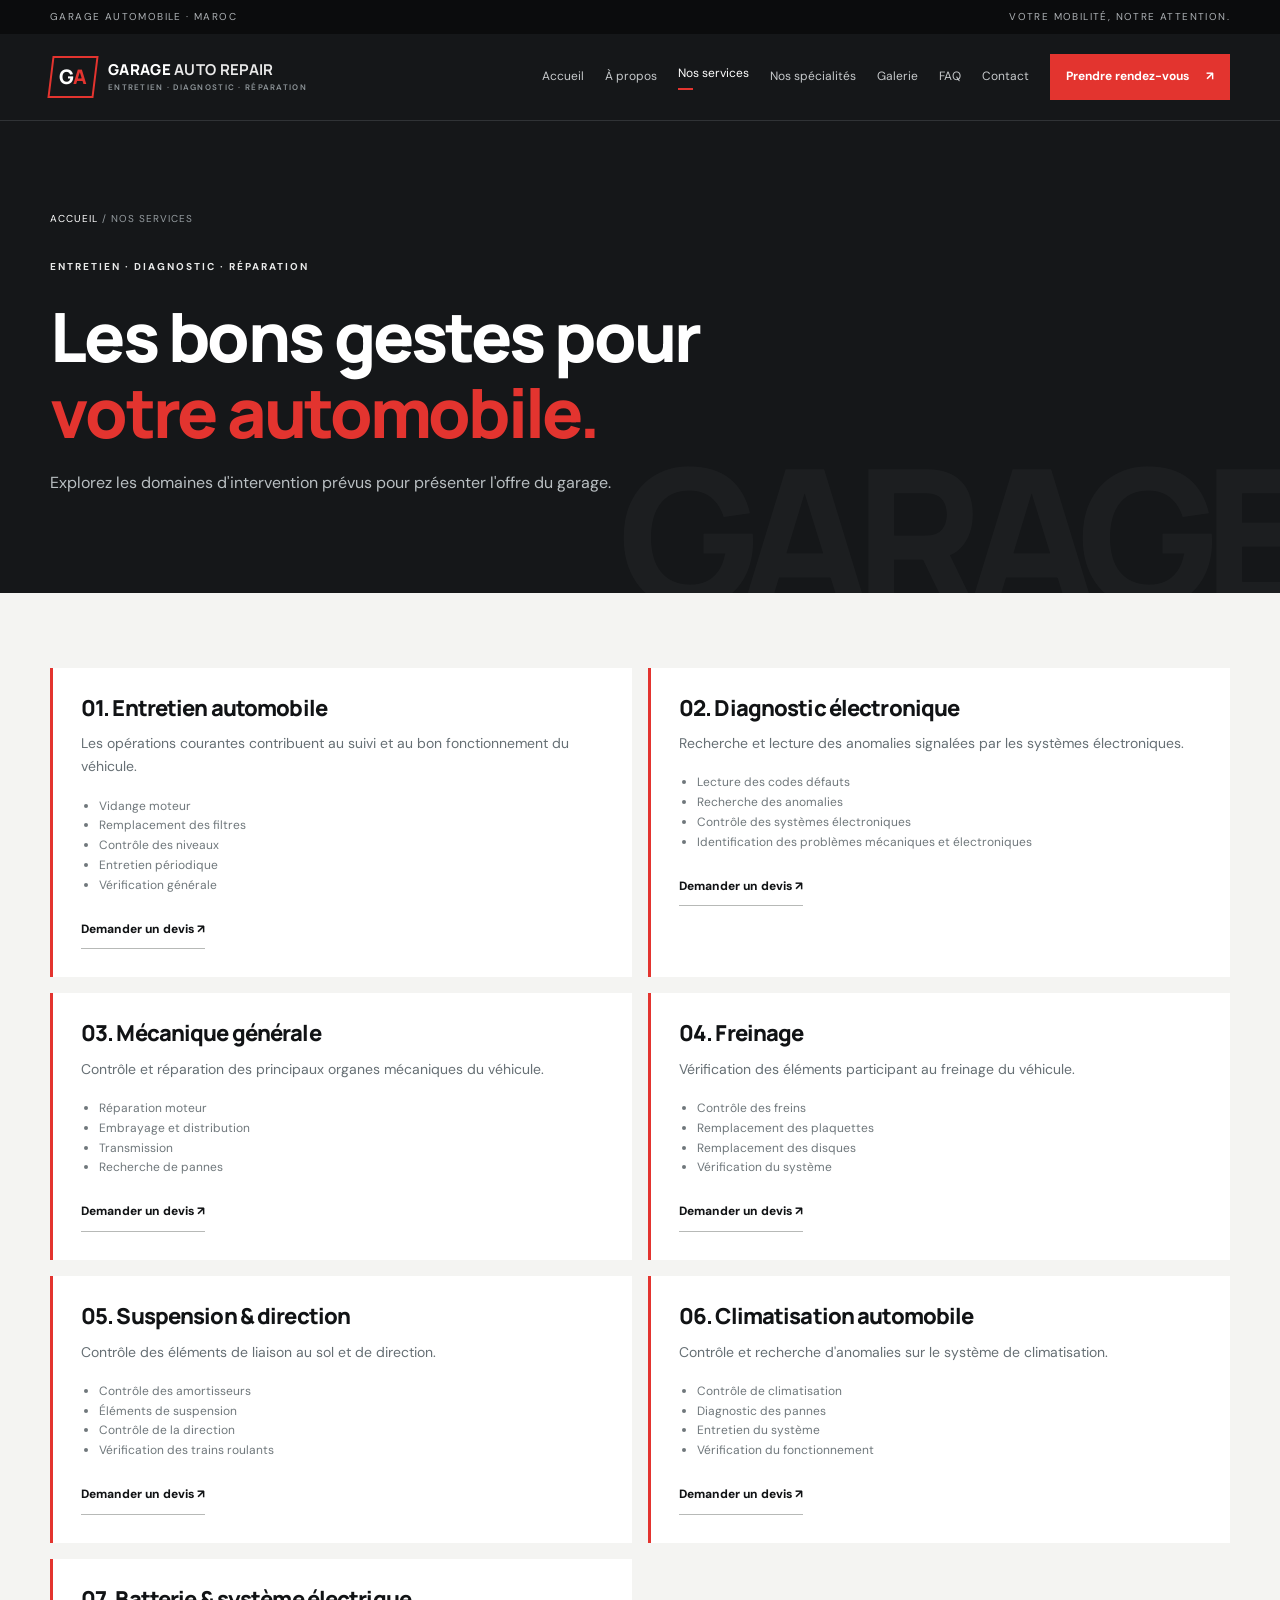
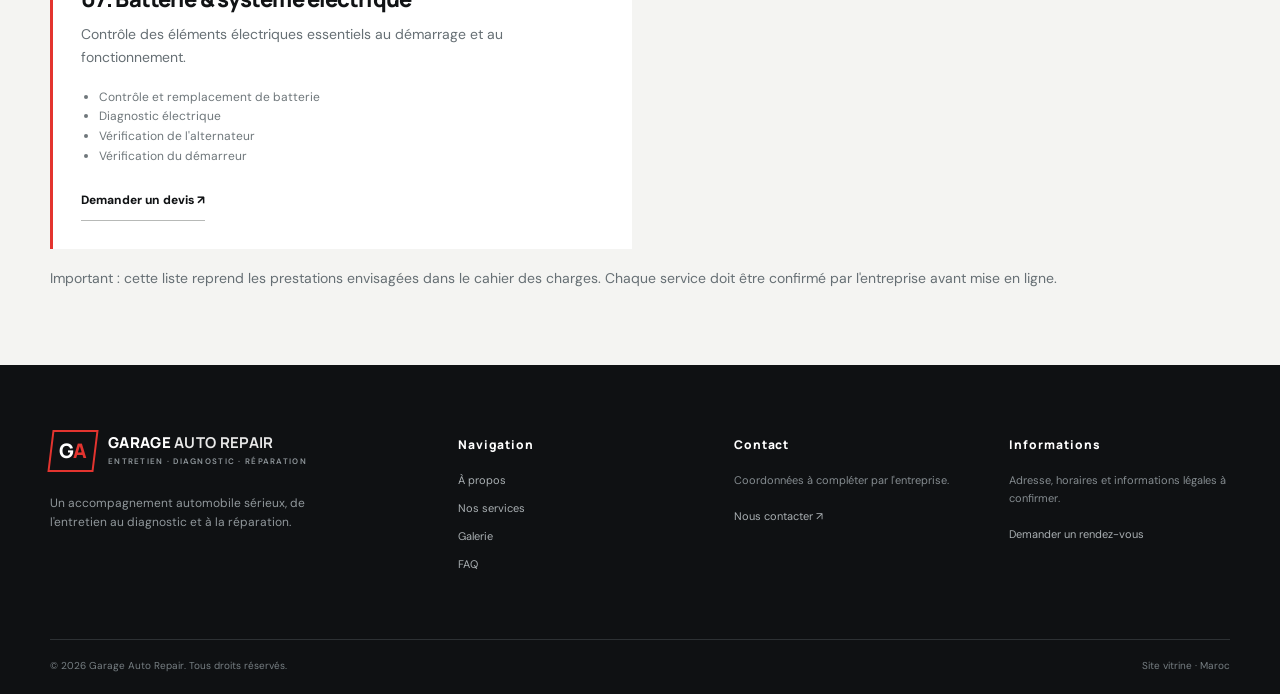
<file: pages/services.html>
<!doctype html><html lang="fr"><head><meta charset="utf-8"><meta name="viewport" content="width=device-width,initial-scale=1"><meta name="description" content="Services d'entretien, diagnostic et réparation automobile de Garage Auto Repair."><title>Nos services | Garage Auto Repair</title><link href="https://fonts.googleapis.com/css2?family=DM+Sans:wght@400;500;600;700&family=Manrope:wght@400;600;700;800&display=swap" rel="stylesheet"><link rel="stylesheet" href="../css/style.css"><link rel="stylesheet" href="../css/responsive.css"></head><body><div id="site-header"></div><main><section class="page-hero"><div class="container"><div class="breadcrumb"><a href="../index.html">ACCUEIL</a> / NOS SERVICES</div><span class="eyebrow">ENTRETIEN · DIAGNOSTIC · RÉPARATION</span><h1>Les bons gestes pour<br><em>votre automobile.</em></h1><p>Explorez les domaines d'intervention prévus pour présenter l'offre du garage.</p></div></section><section class="content-section"><div class="container"><div class="service-detail-grid"><article class="detail-card" id="entretien"><h3>01. Entretien automobile</h3><p>Les opérations courantes contribuent au suivi et au bon fonctionnement du véhicule.</p><ul><li>Vidange moteur</li><li>Remplacement des filtres</li><li>Contrôle des niveaux</li><li>Entretien périodique</li><li>Vérification générale</li></ul><a class="text-link" href="contact.html">Demander un devis ↗</a></article><article class="detail-card" id="diagnostic"><h3>02. Diagnostic électronique</h3><p>Recherche et lecture des anomalies signalées par les systèmes électroniques.</p><ul><li>Lecture des codes défauts</li><li>Recherche des anomalies</li><li>Contrôle des systèmes électroniques</li><li>Identification des problèmes mécaniques et électroniques</li></ul><a class="text-link" href="contact.html">Demander un devis ↗</a></article><article class="detail-card" id="mecanique"><h3>03. Mécanique générale</h3><p>Contrôle et réparation des principaux organes mécaniques du véhicule.</p><ul><li>Réparation moteur</li><li>Embrayage et distribution</li><li>Transmission</li><li>Recherche de pannes</li></ul><a class="text-link" href="contact.html">Demander un devis ↗</a></article><article class="detail-card" id="freinage"><h3>04. Freinage</h3><p>Vérification des éléments participant au freinage du véhicule.</p><ul><li>Contrôle des freins</li><li>Remplacement des plaquettes</li><li>Remplacement des disques</li><li>Vérification du système</li></ul><a class="text-link" href="contact.html">Demander un devis ↗</a></article><article class="detail-card" id="suspension"><h3>05. Suspension & direction</h3><p>Contrôle des éléments de liaison au sol et de direction.</p><ul><li>Contrôle des amortisseurs</li><li>Éléments de suspension</li><li>Contrôle de la direction</li><li>Vérification des trains roulants</li></ul><a class="text-link" href="contact.html">Demander un devis ↗</a></article><article class="detail-card" id="climatisation"><h3>06. Climatisation automobile</h3><p>Contrôle et recherche d'anomalies sur le système de climatisation.</p><ul><li>Contrôle de climatisation</li><li>Diagnostic des pannes</li><li>Entretien du système</li><li>Vérification du fonctionnement</li></ul><a class="text-link" href="contact.html">Demander un devis ↗</a></article><article class="detail-card" id="electrique"><h3>07. Batterie & système électrique</h3><p>Contrôle des éléments électriques essentiels au démarrage et au fonctionnement.</p><ul><li>Contrôle et remplacement de batterie</li><li>Diagnostic électrique</li><li>Vérification de l'alternateur</li><li>Vérification du démarreur</li></ul><a class="text-link" href="contact.html">Demander un devis ↗</a></article></div><p class="small-note">Important : cette liste reprend les prestations envisagées dans le cahier des charges. Chaque service doit être confirmé par l'entreprise avant mise en ligne.</p></div></section></main><div id="site-footer"></div><script src="../js/config.js"></script><script src="../js/main.js"></script></body></html>
</file>
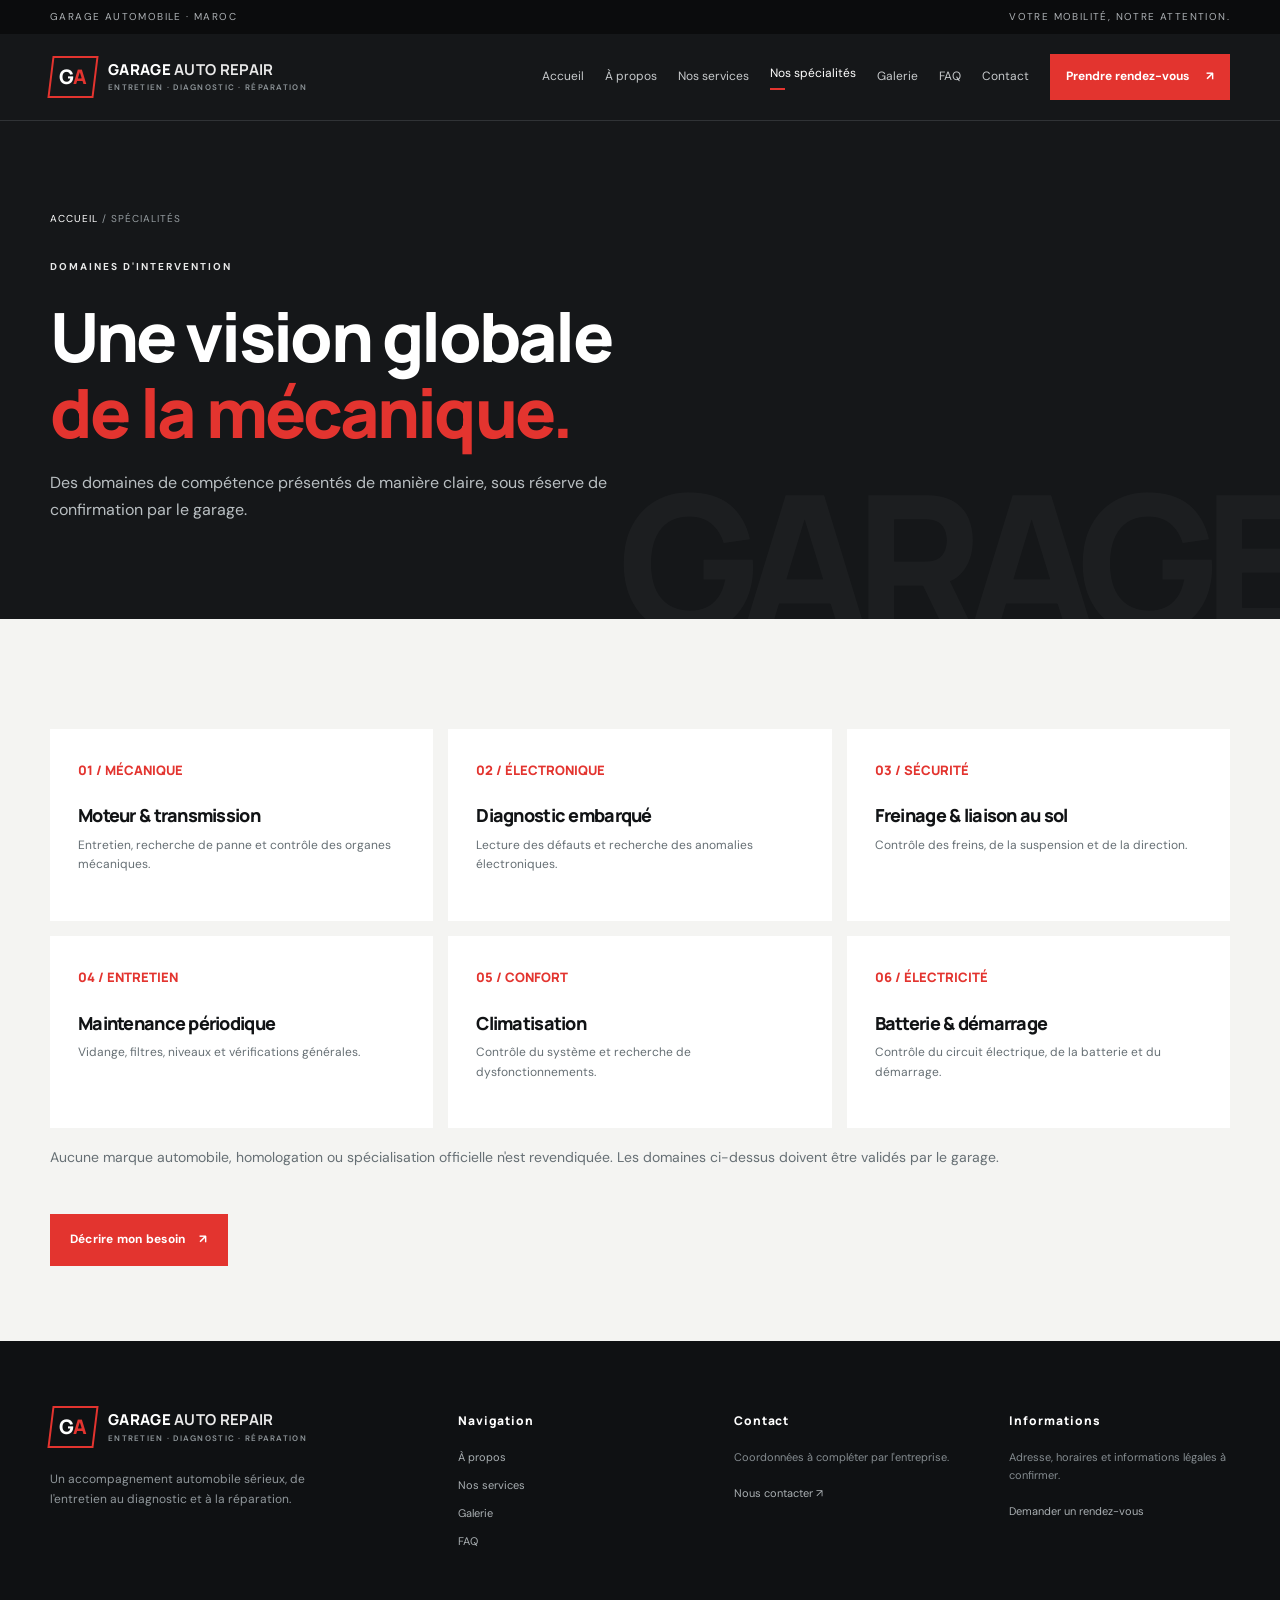
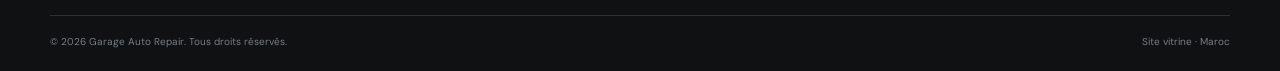
<file: pages/specialites.html>
<!doctype html><html lang="fr"><head><meta charset="utf-8"><meta name="viewport" content="width=device-width,initial-scale=1"><meta name="description" content="Domaines d'intervention mécanique et électronique de Garage Auto Repair."><title>Nos spécialités | Garage Auto Repair</title><link href="https://fonts.googleapis.com/css2?family=DM+Sans:wght@400;500;600;700&family=Manrope:wght@400;600;700;800&display=swap" rel="stylesheet"><link rel="stylesheet" href="../css/style.css"><link rel="stylesheet" href="../css/responsive.css"></head><body><div id="site-header"></div><main><section class="page-hero"><div class="container"><div class="breadcrumb"><a href="../index.html">ACCUEIL</a> / SPÉCIALITÉS</div><span class="eyebrow">DOMAINES D'INTERVENTION</span><h1>Une vision globale<br><em>de la mécanique.</em></h1><p>Des domaines de compétence présentés de manière claire, sous réserve de confirmation par le garage.</p></div></section><section class="content-section"><div class="container"><div class="special-grid"><article class="special-card"><b>01 / MÉCANIQUE</b><h3>Moteur & transmission</h3><p>Entretien, recherche de panne et contrôle des organes mécaniques.</p></article><article class="special-card"><b>02 / ÉLECTRONIQUE</b><h3>Diagnostic embarqué</h3><p>Lecture des défauts et recherche des anomalies électroniques.</p></article><article class="special-card"><b>03 / SÉCURITÉ</b><h3>Freinage & liaison au sol</h3><p>Contrôle des freins, de la suspension et de la direction.</p></article><article class="special-card"><b>04 / ENTRETIEN</b><h3>Maintenance périodique</h3><p>Vidange, filtres, niveaux et vérifications générales.</p></article><article class="special-card"><b>05 / CONFORT</b><h3>Climatisation</h3><p>Contrôle du système et recherche de dysfonctionnements.</p></article><article class="special-card"><b>06 / ÉLECTRICITÉ</b><h3>Batterie & démarrage</h3><p>Contrôle du circuit électrique, de la batterie et du démarrage.</p></article></div><p class="small-note">Aucune marque automobile, homologation ou spécialisation officielle n'est revendiquée. Les domaines ci-dessus doivent être validés par le garage.</p><a class="btn btn-red page-cta" href="contact.html">Décrire mon besoin <span>↗</span></a></div></section></main><div id="site-footer"></div><script src="../js/config.js"></script><script src="../js/main.js"></script></body></html>
</file>
<file: css/style.css>
:root{--ink:#111315;--ink2:#1b1e21;--red:#e3342f;--paper:#f4f4f2;--muted:#777d82;--line:#dedfdd;--white:#fff;--max:1180px}*{box-sizing:border-box}html{scroll-behavior:smooth}body{margin:0;font-family:'DM Sans',sans-serif;color:var(--ink);background:var(--paper);line-height:1.65}h1,h2,h3,h4,.brand-name{font-family:Manrope,sans-serif;line-height:1.12;margin:0;font-weight:800;letter-spacing:-.04em}p{margin:0 0 18px}a{color:inherit;text-decoration:none}.container{width:min(var(--max),calc(100% - 48px));margin:auto}.topbar{background:#0b0c0d;color:#aeb2b5;font-size:10px;letter-spacing:.14em;text-transform:uppercase}.topbar-inner{height:34px;display:flex;align-items:center;justify-content:space-between}.site-header{background:#151719;color:#fff;position:sticky;top:0;z-index:50;border-bottom:1px solid #303336}.nav-wrap{min-height:86px;display:flex;align-items:center;justify-content:space-between;gap:25px}.brand{display:flex;align-items:center;gap:12px;min-width:220px}.brand-mark{position:relative;display:block;flex:0 0 46px;width:46px;height:42px;border:2px solid var(--red);transform:skew(-7deg);margin-bottom:0}.brand-mark .brand-g{position:absolute;left:7px;top:50%;color:#fff;font:800 20px/1 Manrope;transform:translateY(-50%) skew(7deg)}.brand-mark .brand-a{position:absolute;right:7px;top:50%;left:auto;bottom:auto;color:var(--red);font:800 20px/1 Manrope;transform:translateY(-50%) skew(7deg)}.brand-name{font-size:15px;letter-spacing:.02em}.brand-name b{color:#e9e9e9}.brand-name small{display:block;color:#8f969a;font:600 8px 'DM Sans';letter-spacing:.16em;margin-top:4px}.main-nav{display:flex;align-items:center;gap:21px}.main-nav>a{font-size:12px;color:#c7cacc;transition:.2s}.main-nav>a:hover,.main-nav>a.active{color:#fff}.main-nav>a.active:after{content:'';display:block;width:15px;height:2px;background:var(--red);margin-top:5px}.main-nav .nav-cta{background:var(--red);padding:13px 16px;color:white;font-weight:700}.nav-cta span,.btn span{margin-left:14px}.menu-toggle{display:none;background:none;border:0;color:white}.hero{min-height:670px;background:#101214;color:white;position:relative;overflow:hidden;display:flex;align-items:center}.hero-bg{position:absolute;inset:0;background:linear-gradient(90deg,rgba(9,11,13,.96) 0%,rgba(9,11,13,.88) 38%,rgba(9,11,13,.28) 100%),url('../assets/images/atelier-diagnostic.png') center 48%/cover no-repeat;transform:scale(1.02)}.hero-content{position:relative;z-index:1;padding-top:45px;padding-bottom:55px}.eyebrow{font-size:10px;font-weight:700;letter-spacing:.2em;color:#e8e9e9;display:inline-flex;align-items:center;gap:10px;margin-bottom:23px}.eyebrow i{width:7px;height:7px;background:var(--red);display:inline-block}.eyebrow.dark{color:#73797d}.hero h1{font-size:clamp(48px,6.4vw,82px);max-width:760px;line-height:1.04}.hero h1 em,.section h2 em,.feature-copy h2 em,.cta-inner h2 em,.page-hero h1 em{font-style:normal;color:var(--red)}.hero-content>p{max-width:520px;color:#c4c7c8;font-size:16px;margin:28px 0 32px}.hero-actions{display:flex;gap:12px;flex-wrap:wrap}.btn{display:inline-flex;align-items:center;justify-content:space-between;padding:15px 19px;font-size:12px;font-weight:700;letter-spacing:.02em;transition:.25s;border:1px solid transparent}.btn:hover{transform:translateY(-3px)}.btn-red{background:var(--red);color:white}.btn-red:hover{background:#c92824}.btn-outline{border-color:#6c7073;color:white}.btn-outline:hover{border-color:white}.hero-note{display:flex;align-items:center;gap:13px;color:#aeb2b5;font-size:11px;margin-top:60px}.note-line{height:1px;width:43px;background:var(--red)}.hero-index{position:absolute;right:max(24px,calc((100% - var(--max))/2));bottom:40px;font:700 12px Manrope}.hero-index span{color:#747a7e;margin:0 7px}.trust-strip{background:#e8e9e7;border-bottom:1px solid #d9dad8}.trust-grid{display:grid;grid-template-columns:repeat(4,1fr);padding:23px 0}.trust-grid>div{display:flex;align-items:center;gap:14px;border-right:1px solid #d1d3d1;padding-left:25px}.trust-grid>div:first-child{padding-left:0}.trust-grid>div:last-child{border:0}.trust-grid b{font:800 13px Manrope;color:var(--red)}.trust-grid span{font-size:12px;font-weight:600}.section{padding:105px 0}.split{display:grid;grid-template-columns:1fr 1fr;gap:80px}.section h2,.feature-copy h2,.cta-inner h2{font-size:clamp(36px,4.3vw,56px);line-height:1.08}.intro-copy{padding-top:25px;max-width:500px}.lead{font:600 20px/1.5 Manrope;color:#292d30}.intro-copy p:not(.lead){color:#6d7478;font-size:14px}.text-link{display:inline-flex;gap:24px;align-items:center;font-size:12px;font-weight:800;border-bottom:1px solid #b7b9b7;padding-bottom:9px;margin-top:12px}.text-link span{color:var(--red)}.services-section{background:#e9eae8}.section-head{display:flex;justify-content:space-between;align-items:end;gap:30px;margin-bottom:42px}.section-head>.text-link{margin-bottom:8px}.service-grid{display:grid;grid-template-columns:repeat(4,1fr);gap:13px}.service-card{position:relative;min-height:270px;background:#fff;padding:25px 23px;transition:.25s;border-bottom:3px solid transparent}.service-card:hover{transform:translateY(-6px);border-color:var(--red);box-shadow:0 14px 35px #15171912}.service-number{font-size:9px;font-weight:800;letter-spacing:.13em;color:#8b9093}.service-icon{font-size:32px;color:var(--red);margin:30px 0 22px}.service-card h3{font-size:18px;letter-spacing:-.03em;margin-bottom:10px}.service-card p{font-size:12px;color:#777e82;max-width:220px}.card-arrow{position:absolute;right:22px;bottom:22px;color:var(--red)}.small-note{font-size:10px;color:#777e82;margin:18px 0 0}.feature-band{background:#171a1c;color:white;padding:90px 0}.feature-layout{display:grid;grid-template-columns:1fr 1fr;gap:80px;align-items:center}.feature-image{height:500px;overflow:hidden;position:relative}.feature-image:after{content:'';position:absolute;inset:0;border:1px solid #ffffff30;pointer-events:none}.feature-image img{width:100%;height:100%;object-fit:cover}.feature-copy h2{font-size:clamp(34px,4vw,50px);margin-bottom:24px}.feature-copy>p{color:#aeb4b7;font-size:14px;max-width:470px}.check-list{list-style:none;padding:0;margin:28px 0 32px}.check-list li{padding:10px 0;border-bottom:1px solid #363a3c;color:#d9dcdd;font-size:12px}.check-list li:before{content:'✓';color:var(--red);font-weight:800;margin-right:13px}.light{border-color:#6b7073}.process-section{background:var(--paper)}.section-head>p{max-width:290px;color:#777e82;font-size:13px}.process-grid{display:grid;grid-template-columns:repeat(6,1fr);border-top:1px solid var(--line)}.process-grid>div{padding:24px 16px 0 0;border-right:1px solid var(--line);margin-right:18px}.process-grid>div:last-child{border:0;margin:0}.process-grid b{color:var(--red);font:800 13px Manrope}.process-grid h3{font-size:15px;margin:24px 0 10px}.process-grid p{font-size:11px;color:#7b8185}.cta-section{background:var(--red);color:white;padding:66px 0}.cta-inner{display:flex;justify-content:space-between;align-items:center;gap:30px}.cta-inner .eyebrow{margin-bottom:15px}.cta-inner h2{font-size:clamp(30px,3.6vw,45px)}.cta-inner h2 em{color:#242729}.cta-inner .btn{background:#151719;color:white}.footer{background:#0f1113;color:#fff;padding:65px 0 20px}.footer-main{display:grid;grid-template-columns:1.6fr 1fr 1fr 1fr;gap:55px;padding-bottom:55px}.footer-brand{margin-bottom:22px}.footer-main>div:first-child>p{max-width:280px;color:#90979b;font-size:12px}.footer h4{font-size:12px;letter-spacing:.08em;margin:8px 0 20px}.footer-main>div:not(:first-child)>a{display:block;color:#aab0b3;font-size:11px;margin:10px 0}.footer .muted{color:#858c90;font-size:11px}.footer-bottom{border-top:1px solid #2d3134;padding-top:18px;display:flex;justify-content:space-between;color:#777f83;font-size:10px}
/* Interior pages */
.page-hero{background:#151719;color:white;padding:90px 0 78px;position:relative;overflow:hidden}.page-hero:after{content:'GARAGE';position:absolute;right:-20px;bottom:-70px;font:800 190px Manrope;color:#ffffff08;letter-spacing:-.08em}.page-hero .container{position:relative;z-index:1}.page-hero h1{font-size:clamp(44px,6vw,68px);max-width:780px}.page-hero p{color:#b9bfc2;max-width:620px;margin-top:20px}.breadcrumb{font-size:10px;color:#969da1;letter-spacing:.1em;margin-bottom:24px}.breadcrumb a{color:white}.content-section{padding:75px 0}.content-section h2{font-size:34px;margin-bottom:20px}.content-section p{color:#666f74;font-size:14px}.content-two{display:grid;grid-template-columns:1fr 1fr;gap:60px;align-items:center}.content-image{height:390px;overflow:hidden}.content-image img{width:100%;height:100%;object-fit:cover}.value-grid,.special-grid{display:grid;grid-template-columns:repeat(3,1fr);gap:15px;margin-top:35px}.value-card,.special-card{background:white;padding:28px;min-height:175px}.value-card b,.special-card b{color:var(--red);font:800 13px Manrope}.value-card h3,.special-card h3{font-size:18px;margin:22px 0 10px}.value-card p,.special-card p{font-size:12px}.service-detail-grid{display:grid;grid-template-columns:repeat(2,1fr);gap:16px}.detail-card{background:white;padding:28px;border-left:3px solid var(--red);scroll-margin-top:120px}.detail-card h3{font-size:22px;margin:0 0 12px}.detail-card ul{padding-left:18px;color:#6f777b;font-size:12px}.detail-card .text-link{margin-top:12px}.gallery-grid{display:grid;grid-template-columns:repeat(3,1fr);gap:14px}.gallery-item{height:260px;background:#222;overflow:hidden;cursor:zoom-in;position:relative}.gallery-item img{width:100%;height:100%;object-fit:cover;transition:.4s}.gallery-item:hover img{transform:scale(1.06)}.gallery-item span{position:absolute;bottom:0;left:0;right:0;padding:35px 18px 14px;background:linear-gradient(transparent,#000b);color:white;font-size:12px;font-weight:700}.faq-list{max-width:850px;margin:auto}.faq-item{border-bottom:1px solid var(--line)}.faq-question{width:100%;padding:22px 4px;background:none;border:0;text-align:left;display:flex;justify-content:space-between;align-items:center;font:700 15px Manrope;cursor:pointer;color:var(--ink)}.faq-question span{color:var(--red);font-size:22px}.faq-answer{display:none;padding:0 40px 20px 4px;color:#737b80;font-size:13px}.faq-item.open .faq-answer{display:block}.faq-item.open .faq-question span{transform:rotate(45deg)}.contact-grid{display:grid;grid-template-columns:.8fr 1.2fr;gap:50px}.contact-info{background:#171a1c;color:white;padding:34px}.contact-info h2{font-size:30px}.contact-info p{color:#aab0b3;font-size:12px}.contact-line{padding:17px 0;border-bottom:1px solid #34393c}.contact-line b{display:block;color:#fff;font-size:11px;margin-bottom:4px}.contact-line span{color:#aab0b3;font-size:12px}.contact-form{background:white;padding:35px}.contact-form h2{font-size:28px}.form-grid{display:grid;grid-template-columns:1fr 1fr;gap:16px}.field{display:flex;flex-direction:column;gap:7px;margin:10px 0}.field.full{grid-column:1/-1}.field label{font-size:10px;font-weight:800;letter-spacing:.07em}.field input,.field select,.field textarea{font:13px 'DM Sans';padding:13px;border:1px solid #d9dcdd;background:#fafafa;outline:none}.field input:focus,.field select:focus,.field textarea:focus{border-color:var(--red)}.field textarea{min-height:120px;resize:vertical}.form-status{font-size:11px;color:#a12a27;margin-top:15px}.lightbox{position:fixed;inset:0;background:#08090bed;z-index:100;display:grid;place-items:center;padding:30px}.lightbox img{max-width:92vw;max-height:86vh;object-fit:contain}.lightbox button{position:absolute;top:20px;right:30px;background:none;border:0;color:white;font-size:40px;cursor:pointer}.page-cta{margin-top:45px}
</file>
<file: css/responsive.css>
@media(max-width:1050px){.main-nav{gap:12px}.main-nav>a{font-size:11px}.service-grid{grid-template-columns:repeat(2,1fr)}.process-grid{grid-template-columns:repeat(3,1fr);row-gap:30px}.process-grid>div:nth-child(3){border:0}.feature-layout{gap:40px}.footer-main{gap:30px}}
@media(max-width:760px){.container{width:min(100% - 34px,var(--max))}.topbar-inner{height:30px}.topbar-inner span:last-child{display:none}.nav-wrap{min-height:72px}.menu-toggle{display:flex;flex-direction:column;gap:6px;padding:12px}.menu-toggle span{width:25px;height:2px;background:white}.main-nav{display:none;position:absolute;top:72px;left:0;right:0;background:#151719;padding:18px 24px 25px;align-items:stretch;flex-direction:column;gap:0;border-top:1px solid #333}.main-nav.open{display:flex}.main-nav>a{padding:12px 0;font-size:13px}.main-nav>a.active:after{display:none}.main-nav .nav-cta{padding:14px;margin-top:8px}.hero{min-height:650px}.hero-bg{background-position:58% center}.hero-content{padding-top:35px}.hero h1{font-size:clamp(43px,12vw,65px)}.hero-content>p{font-size:14px;max-width:420px}.hero-note{margin-top:45px}.trust-grid{grid-template-columns:1fr 1fr;row-gap:18px}.trust-grid>div{padding-left:0;border:0}.section{padding:72px 0}.split,.feature-layout,.content-two,.contact-grid{grid-template-columns:1fr;gap:30px}.intro-copy{padding:0}.section-head{align-items:flex-start;flex-direction:column}.section-head>.text-link{margin-top:0}.service-grid{grid-template-columns:1fr 1fr}.service-card{min-height:245px;padding:20px 17px}.service-icon{margin:22px 0 17px}.feature-band{padding:65px 0}.feature-image{height:330px}.process-grid{grid-template-columns:1fr 1fr;row-gap:25px}.process-grid>div:nth-child(3){border-right:1px solid var(--line)}.process-grid>div:nth-child(2n){border:0}.cta-inner{align-items:flex-start;flex-direction:column}.footer-main{grid-template-columns:1fr 1fr;gap:32px}.footer-main>div:first-child{grid-column:1/-1}.footer-bottom{gap:12px;flex-direction:column}.page-hero{padding:68px 0 58px}.page-hero:after{font-size:110px;bottom:-40px}.content-section{padding:55px 0}.content-image{height:280px}.value-grid,.special-grid{grid-template-columns:1fr 1fr}.service-detail-grid{grid-template-columns:1fr}.gallery-grid{grid-template-columns:1fr 1fr}.gallery-item{height:200px}.contact-form{padding:24px}.contact-info{padding:27px}}
@media(max-width:460px){.brand{min-width:0}.brand-mark{width:40px;height:37px;flex-basis:40px}.brand-name{font-size:13px}.brand-name small{font-size:7px}.hero-actions{align-items:stretch;flex-direction:column;max-width:290px}.hero-actions .btn{width:100%}.trust-grid span{font-size:11px}.service-grid{grid-template-columns:1fr}.service-card{min-height:215px}.service-icon{margin:18px 0 13px}.process-grid{grid-template-columns:1fr 1fr}.value-grid,.special-grid{grid-template-columns:1fr}.gallery-grid{grid-template-columns:1fr}.gallery-item{height:240px}.form-grid{grid-template-columns:1fr}.field.full{grid-column:auto}.footer-main{grid-template-columns:1fr}.footer-main>div:first-child{grid-column:auto}}
</file>
